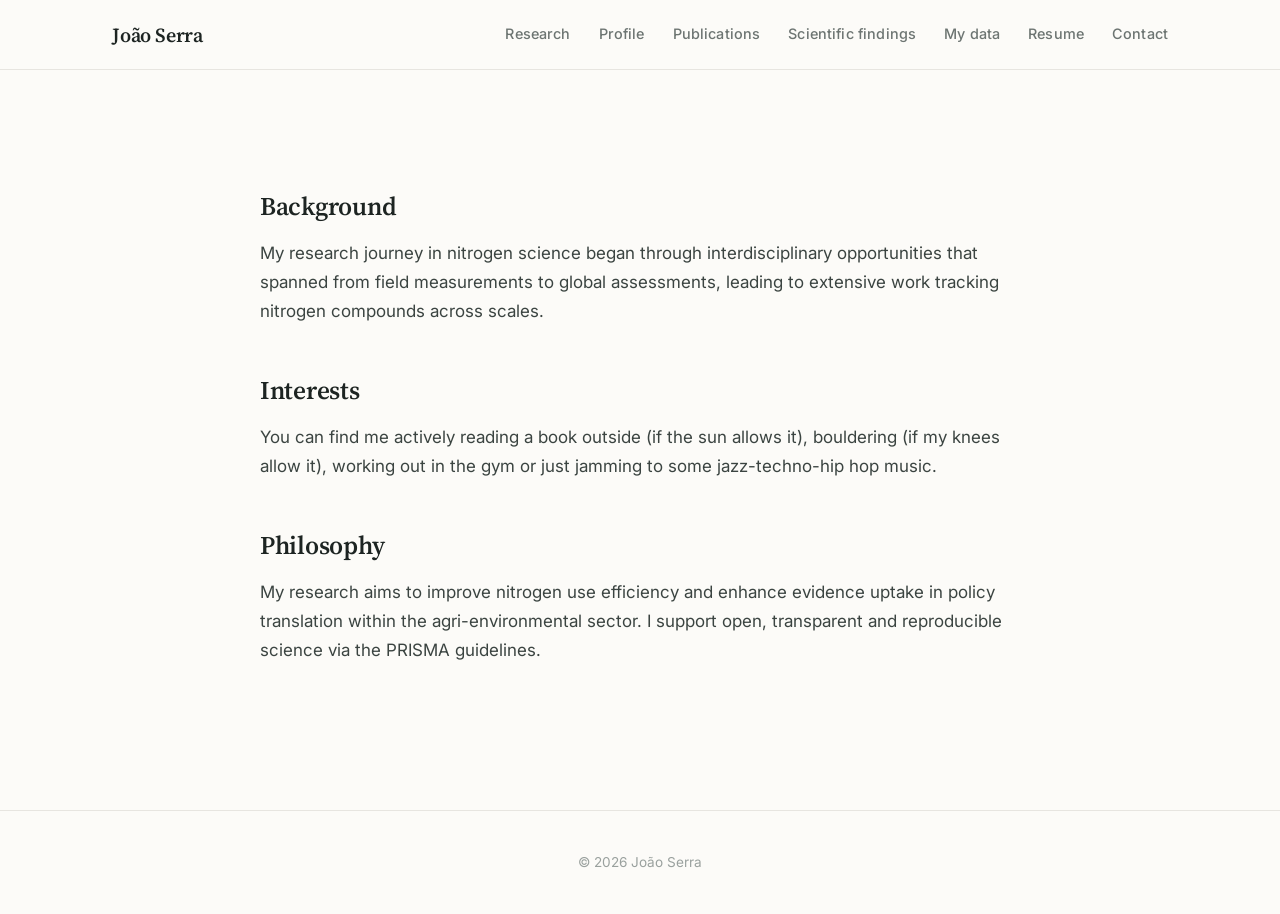
<file: about.html>
<!DOCTYPE html>
<html lang="en">
<head>
    <meta charset="UTF-8">
    <meta name="viewport" content="width=device-width, initial-scale=1.0">
    <meta name="description" content="About Me - João Serra">
    <title>About Me - João Serra</title>
    <link rel="stylesheet" href="styles.css">
    <link rel="stylesheet" href="https://cdnjs.cloudflare.com/ajax/libs/font-awesome/6.4.0/css/all.min.css">
    <link rel="preconnect" href="https://fonts.googleapis.com">
    <link rel="preconnect" href="https://fonts.gstatic.com" crossorigin>
    <link href="https://fonts.googleapis.com/css2?family=Inter:wght@400;500;600;700&family=Source+Serif+4:opsz,wght@8..60,400;8..60,600&display=swap" rel="stylesheet">
</head>
<body>
    <nav class="navbar">
        <div class="nav-container">
            <a href="index.html" class="nav-brand">João Serra</a>
            <div class="nav-links">
                <a href="research.html">Research</a>
                <a href="profile.html">Profile</a>
                <!-- <a href="about.html">About me</a> -->
                <a href="publications.html">Publications</a>
                <a href="findings.html">Scientific findings</a>
                <a href="https://figshare.com/authors/Jo_o_Serra/14259032" target="_blank" rel="noopener">My data</a>
                <a href="resume.pdf" target="_blank" rel="noopener">Resume</a>
                <a href="contact.html">Contact</a>
            </div>
        </div>
    </nav>

    <main class="main-content">
        <div class="content-section">
            <h2>Background</h2>
            <p>
                My research journey in nitrogen science began through interdisciplinary opportunities that spanned from field measurements to global assessments, leading to extensive work tracking nitrogen compounds across scales.
            </p>

            <h2>Interests</h2>
            <p>
                You can find me actively reading a book outside (if the sun allows it), bouldering (if my knees allow it), working out in the gym or just jamming to some jazz-techno-hip hop music.
            </p>

            <h2>Philosophy</h2>
            <p>
                My research aims to improve nitrogen use efficiency and enhance evidence uptake in policy translation within the agri-environmental sector.
                I support open, transparent and reproducible science via the PRISMA guidelines.  
            </p>
        </div>
    </main>

    <footer class="footer">
        <p>&copy; <span id="year">2026</span> João Serra</p>
    </footer>

    <script>
        document.getElementById('year').textContent = new Date().getFullYear();
    </script>
</body>
</html>
</file>
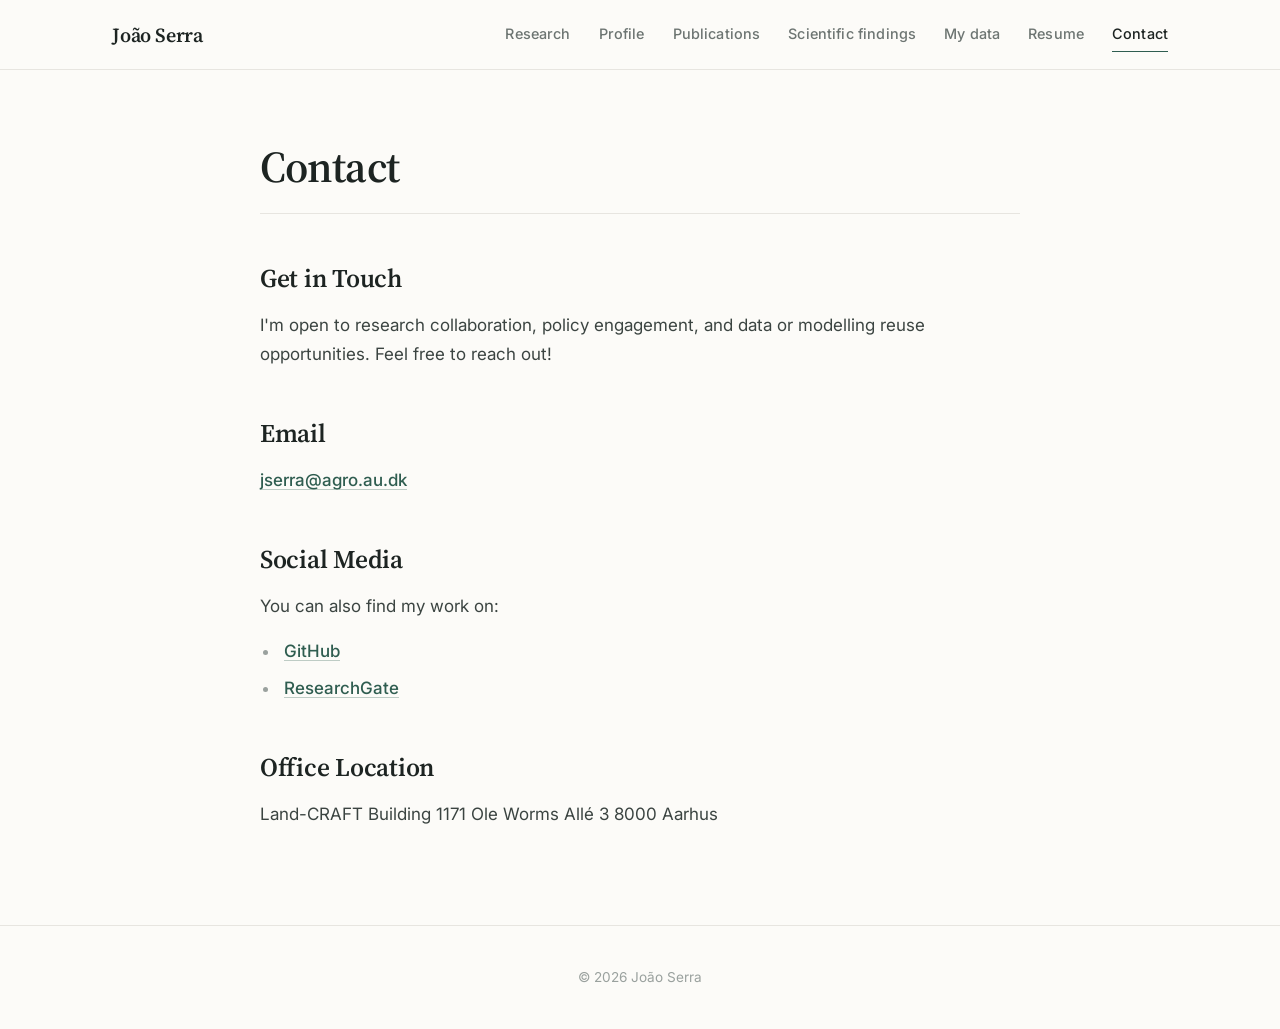
<file: contact.html>
<!DOCTYPE html>
<html lang="en">
<head>
    <meta charset="UTF-8">
    <meta name="viewport" content="width=device-width, initial-scale=1.0">
    <meta name="description" content="Contact - Your Name">
    <title>Contact - João Serra</title>
    <link rel="stylesheet" href="styles.css">
    <link rel="stylesheet" href="https://cdnjs.cloudflare.com/ajax/libs/font-awesome/6.4.0/css/all.min.css">
    <link rel="preconnect" href="https://fonts.googleapis.com">
    <link rel="preconnect" href="https://fonts.gstatic.com" crossorigin>
    <link href="https://fonts.googleapis.com/css2?family=Inter:wght@400;500;600;700&family=Source+Serif+4:opsz,wght@8..60,400;8..60,600&display=swap" rel="stylesheet">
</head>
<body>
    <nav class="navbar">
        <div class="nav-container">
            <a href="index.html" class="nav-brand">João Serra</a>
            <div class="nav-links">
                <a href="research.html">Research</a>
                <a href="profile.html">Profile</a>
                <!-- <a href="about.html">About me</a> -->
                <a href="publications.html">Publications</a>
                <a href="findings.html">Scientific findings</a>
                <a href="https://figshare.com/authors/Jo_o_Serra/14259032" target="_blank" rel="noopener">My data</a>
                <a href="resume.pdf" target="_blank" rel="noopener">Resume</a>
                <a href="contact.html" aria-current="page">Contact</a>
            </div>
        </div>
    </nav>

    <main class="main-content">
        <div class="content-section">
            <h1>Contact</h1>
            
            <div class="contact-info">
                <h2>Get in Touch</h2>
                <p>
                    I'm open to research collaboration, policy engagement, and data or modelling reuse opportunities. 
                    Feel free to reach out!
                </p>

                <h2>Email</h2>
                <p>
                    <a href="mailto:jserra@agro.au.dk">jserra@agro.au.dk</a>
                </p>

                <h2>Social Media</h2>
                <p>
                    You can also find my work on:
                </p>
                <ul>
                    <li><a href="https://github.com/jgserra18" target="_blank">GitHub</a></li>
                    <li><a href="https://www.researchgate.net/profile/Joao-Serra-7" target="_blank">ResearchGate</a></li>
                </ul>

                <h2>Office Location</h2>
                <p>
                    Land-CRAFT
                    Building 1171
                    Ole Worms Allé 3
                    8000 Aarhus
                </p>
            </div>
        </div>
    </main>

    <footer class="footer">
        <p>&copy; <span id="year">2026</span> João Serra</p>
    </footer>

    <script>
        document.getElementById('year').textContent = new Date().getFullYear();
    </script>
</body>
</html>
</file>
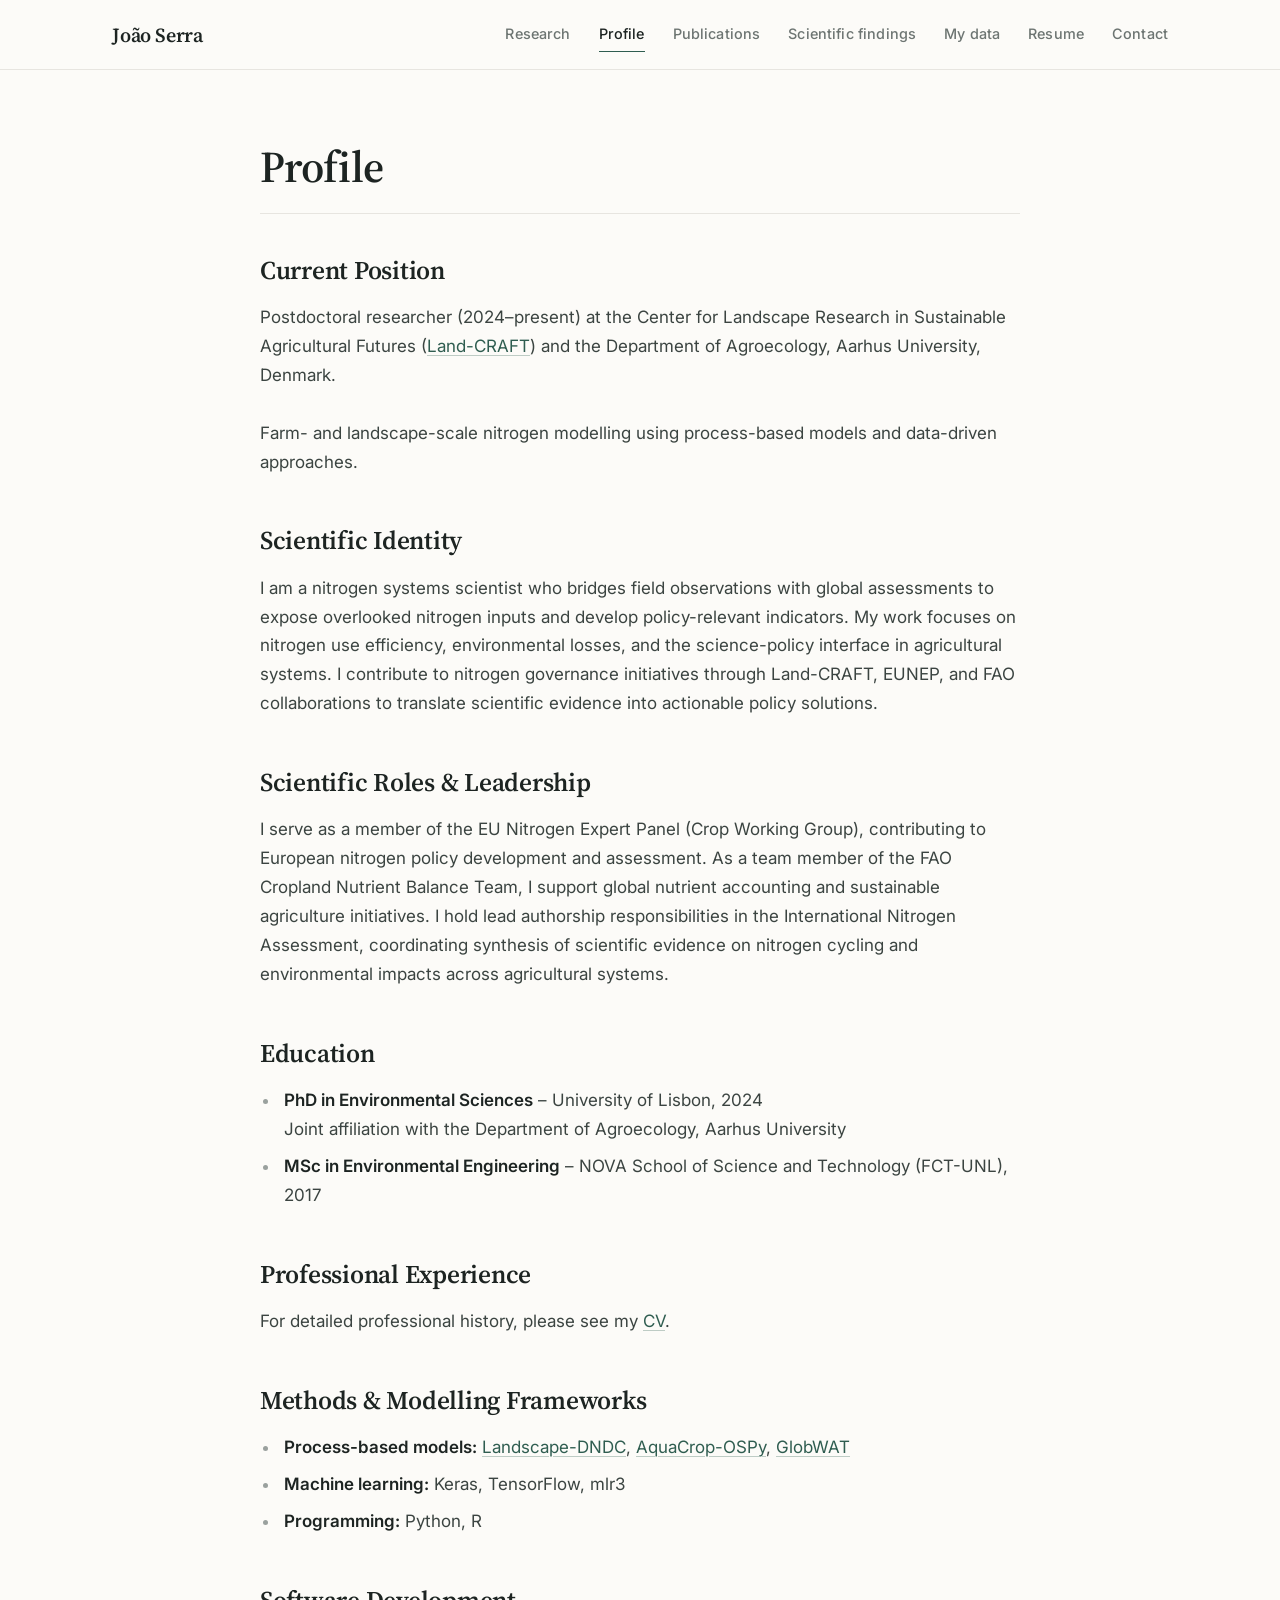
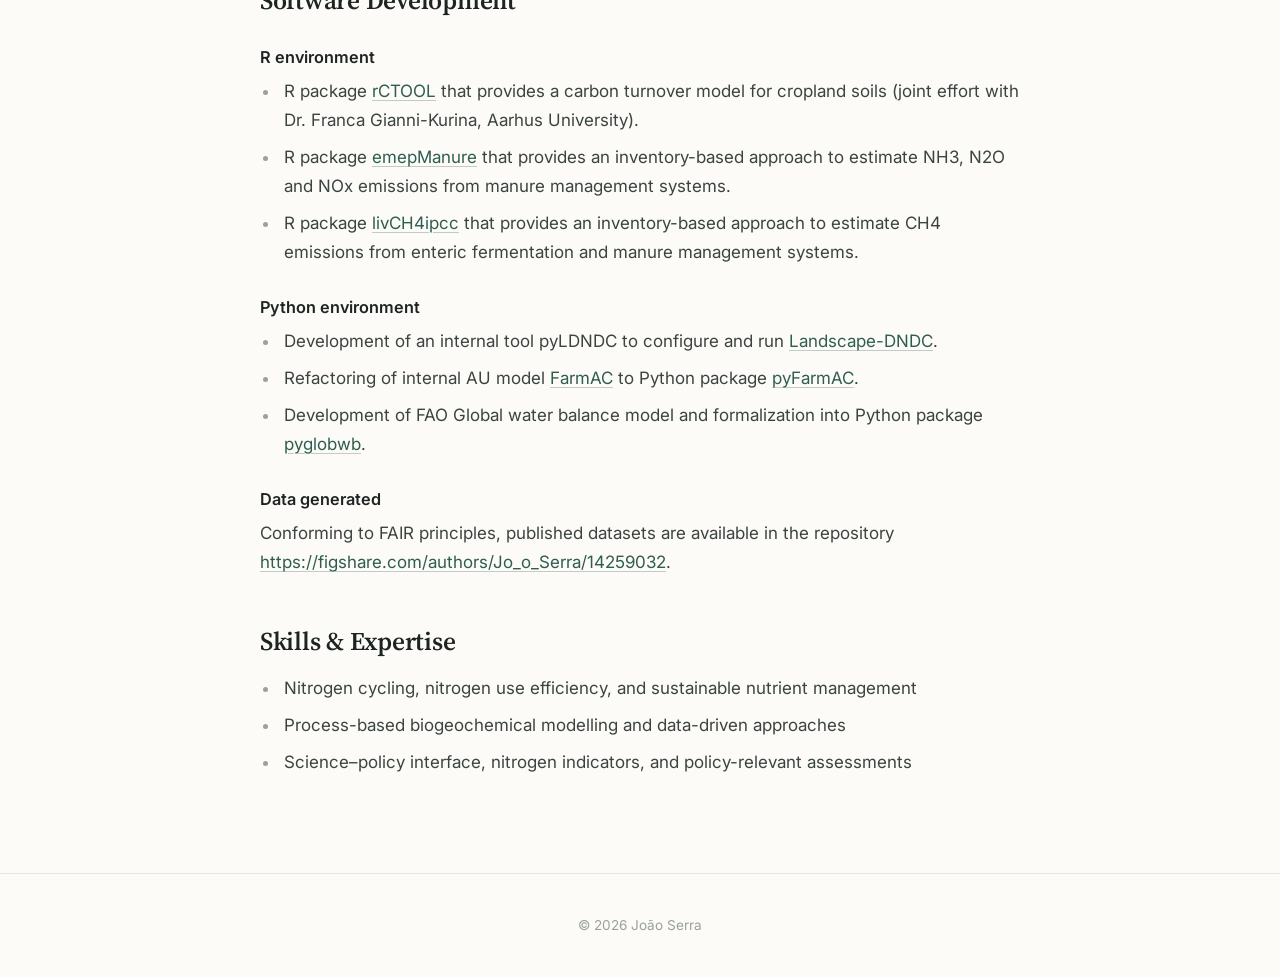
<file: profile.html>
<!DOCTYPE html>
<html lang="en">
<head>
    <meta charset="UTF-8">
    <meta name="viewport" content="width=device-width, initial-scale=1.0">
    <meta name="description" content="Profile - João Serra">
    <title>Profile - João Serra</title>
    <link rel="stylesheet" href="styles.css">
    <link rel="stylesheet" href="https://cdnjs.cloudflare.com/ajax/libs/font-awesome/6.4.0/css/all.min.css">
    <link rel="preconnect" href="https://fonts.googleapis.com">
    <link rel="preconnect" href="https://fonts.gstatic.com" crossorigin>
    <link href="https://fonts.googleapis.com/css2?family=Inter:wght@400;500;600;700&family=Source+Serif+4:opsz,wght@8..60,400;8..60,600&display=swap" rel="stylesheet">
</head>
<body>
    <nav class="navbar">
        <div class="nav-container">
            <a href="index.html" class="nav-brand">João Serra</a>
            <div class="nav-links">
                <a href="research.html">Research</a>
                <a href="profile.html" aria-current="page">Profile</a>
                <!-- <a href="about.html">About me</a> -->
                <a href="publications.html">Publications</a>
                <a href="findings.html">Scientific findings</a>
                <a href="https://figshare.com/authors/Jo_o_Serra/14259032" target="_blank" rel="noopener">My data</a>
                <a href="resume.pdf" target="_blank" rel="noopener">Resume</a>
                <a href="contact.html">Contact</a>
            </div>
        </div>
    </nav>

    <main class="main-content">
        <div class="content-section">
            <h1>Profile</h1>
            
            <h2>Current Position</h2>
            <p>
                Postdoctoral researcher (2024–present) at the Center for Landscape Research in Sustainable Agricultural Futures 
                (<a href="https://land-craft.dk/" target="_blank">Land-CRAFT</a>) and the Department of Agroecology, 
                Aarhus University, Denmark.
                <br><br>
                Farm- and landscape-scale nitrogen modelling using process-based models and data-driven approaches.
            </p>

            <h2>Scientific Identity</h2>
            <p>
                I am a nitrogen systems scientist who bridges field observations with global assessments to expose overlooked nitrogen inputs and develop policy-relevant indicators. My work focuses on nitrogen use efficiency, environmental losses, and the science-policy interface in agricultural systems. I contribute to nitrogen governance initiatives through Land-CRAFT, EUNEP, and FAO collaborations to translate scientific evidence into actionable policy solutions.
            </p>

            <h2>Scientific Roles & Leadership</h2>
            <p>
                I serve as a member of the EU Nitrogen Expert Panel (Crop Working Group), contributing to European nitrogen policy development and assessment. As a team member of the FAO Cropland Nutrient Balance Team, I support global nutrient accounting and sustainable agriculture initiatives. I hold lead authorship responsibilities in the International Nitrogen Assessment, coordinating synthesis of scientific evidence on nitrogen cycling and environmental impacts across agricultural systems.
            </p>

            <h2>Education</h2>
            <ul>
                <li>
                    <strong>PhD in Environmental Sciences</strong> – University of Lisbon, 2024  
                    <br>
                    Joint affiliation with the Department of Agroecology, Aarhus University
                </li>
                <li>
                    <strong>MSc in Environmental Engineering</strong> – NOVA School of Science and Technology (FCT-UNL), 2017
                </li>
            </ul>

            <h2>Professional Experience</h2>
            <p>For detailed professional history, please see my <a href="resume.pdf" target="_blank">CV</a>.</p>

            <h2>Methods & Modelling Frameworks</h2>
            <ul>
                <li><strong>Process-based models:</strong> <a href="https://ldndc.imk-ifu.kit.edu/" target="_blank">Landscape-DNDC</a>, <a href="https://github.com/aquacropos/aquacrop" target="_blank">AquaCrop-OSPy</a>, <a href="https://hess.copernicus.org/articles/19/3829/2015/" target="_blank">GlobWAT</a></li>
                <li><strong>Machine learning:</strong> Keras, TensorFlow, mlr3</li>
                <li><strong>Programming:</strong> Python, R</li>
            </ul>

            <h2>Software Development</h2>

            <h3>R environment</h3>
            <ul>
                <li>R package <a href="https://github.com/francagiannini/rCTOOL" target="_blank">rCTOOL</a> that provides a carbon turnover model for cropland soils (joint effort with Dr. Franca Gianni-Kurina, Aarhus University).</li>
                <li>R package <a href="https://github.com/jgserra18/emepManure" target="_blank">emepManure</a> that provides an inventory-based approach to estimate NH3, N2O and NOx emissions from manure management systems.</li>
                <li>R package <a href="https://github.com/jgserra18/livCH4ipcc" target="_blank">livCH4ipcc</a> that provides an inventory-based approach to estimate CH4 emissions from enteric fermentation and manure management systems.</li>
            </ul>

            <h3>Python environment</h3>
            <ul>
                <li>Development of an internal tool pyLDNDC to configure and run <a href="https://ldndc.imk-ifu.kit.edu/" target="_blank">Landscape-DNDC</a>.</li>
                <li>Refactoring of internal AU model <a href="https://farmac.dk/" target="_blank">FarmAC</a> to Python package <a href="https://github.com/jgserra18/pyFarmAC" target="_blank">pyFarmAC</a>.</li>
                <li>Development of FAO Global water balance model and formalization into Python package <a href="https://github.com/jgserra18/pyglobwb" target="_blank">pyglobwb</a>.</li>
            </ul>

            <h3>Data generated</h3>
            <p>Conforming to FAIR principles, published datasets are available in the repository <a href="https://figshare.com/authors/Jo_o_Serra/14259032" target="_blank">https://figshare.com/authors/Jo_o_Serra/14259032</a>.</p>

            <h2>Skills & Expertise</h2>
            <ul>
                <li>Nitrogen cycling, nitrogen use efficiency, and sustainable nutrient management</li>
                <li>Process-based biogeochemical modelling and data-driven approaches</li>
                <li>Science–policy interface, nitrogen indicators, and policy-relevant assessments</li>
            </ul>
        </div>
    </main>

    <footer class="footer">
        <p>&copy; <span id="year">2026</span> João Serra</p>
    </footer>

    <script>
        document.getElementById('year').textContent = new Date().getFullYear();
    </script>
</body>
</html>
</file>
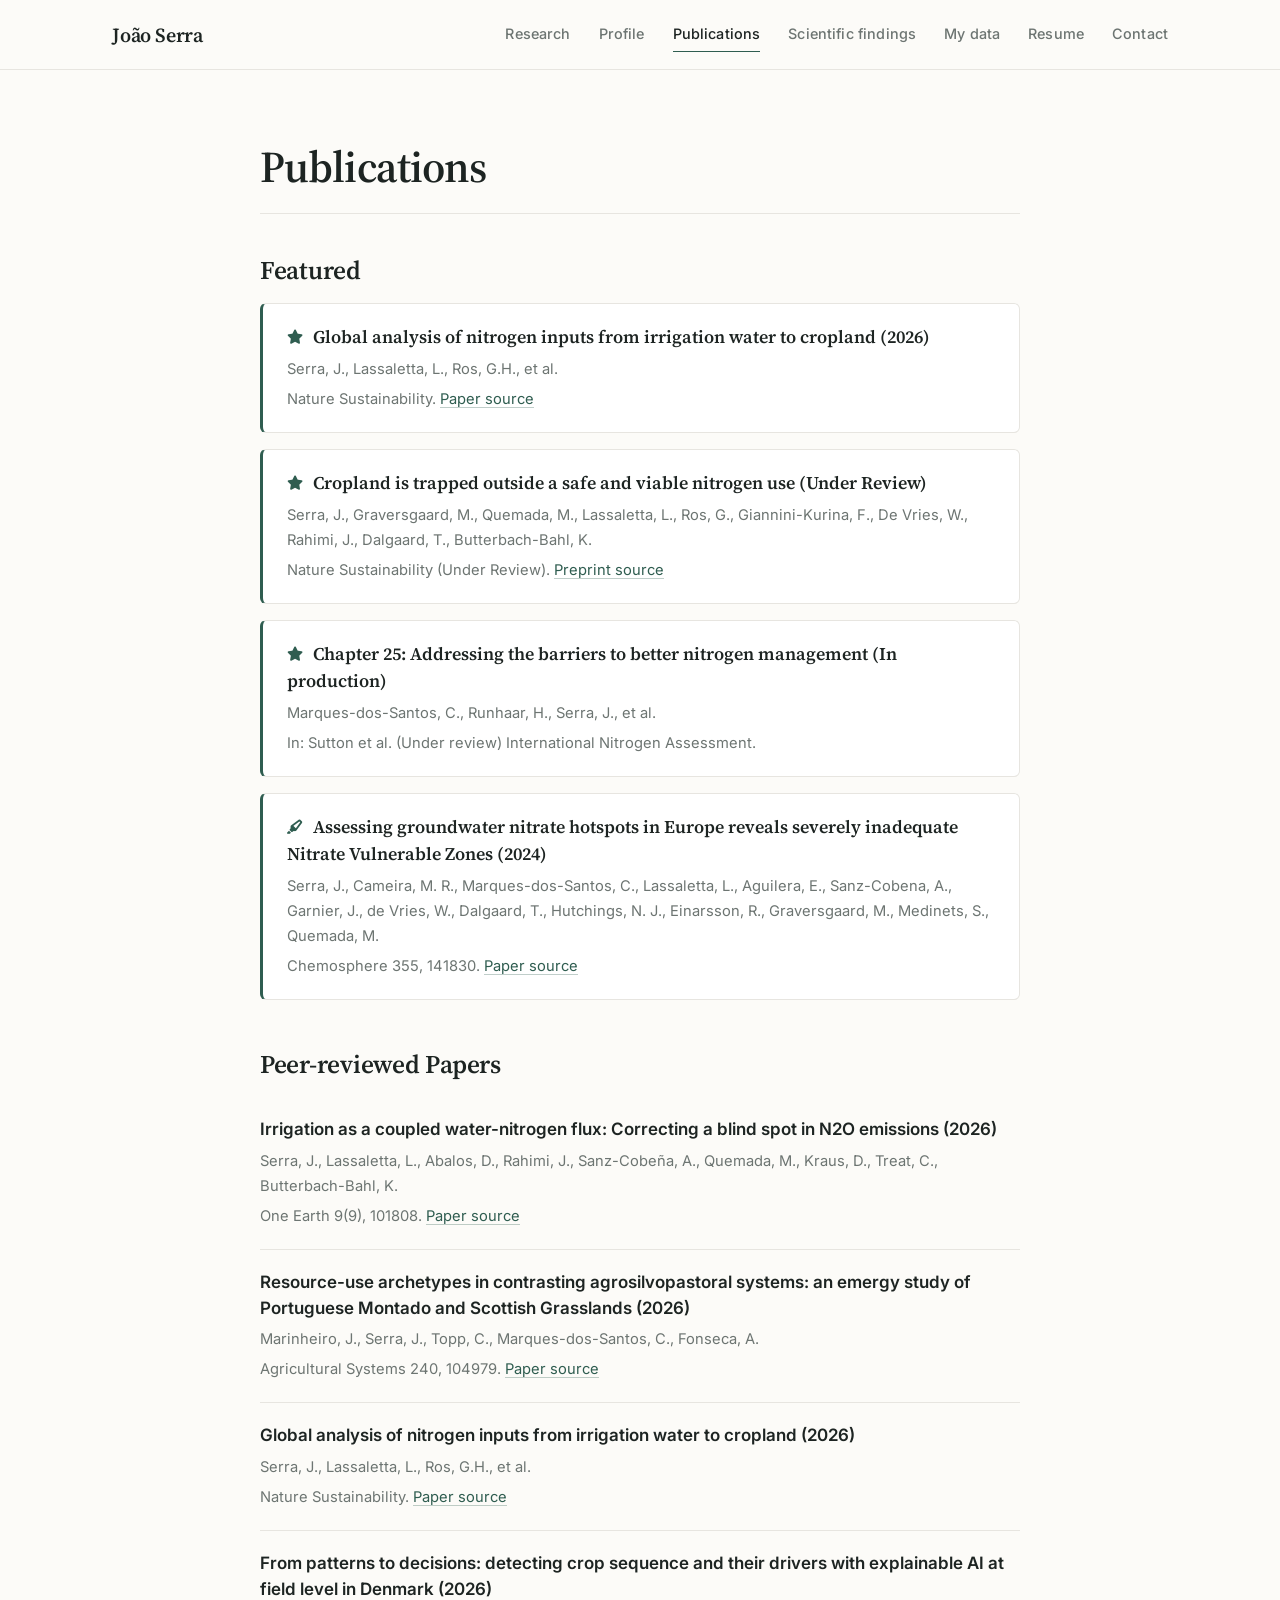
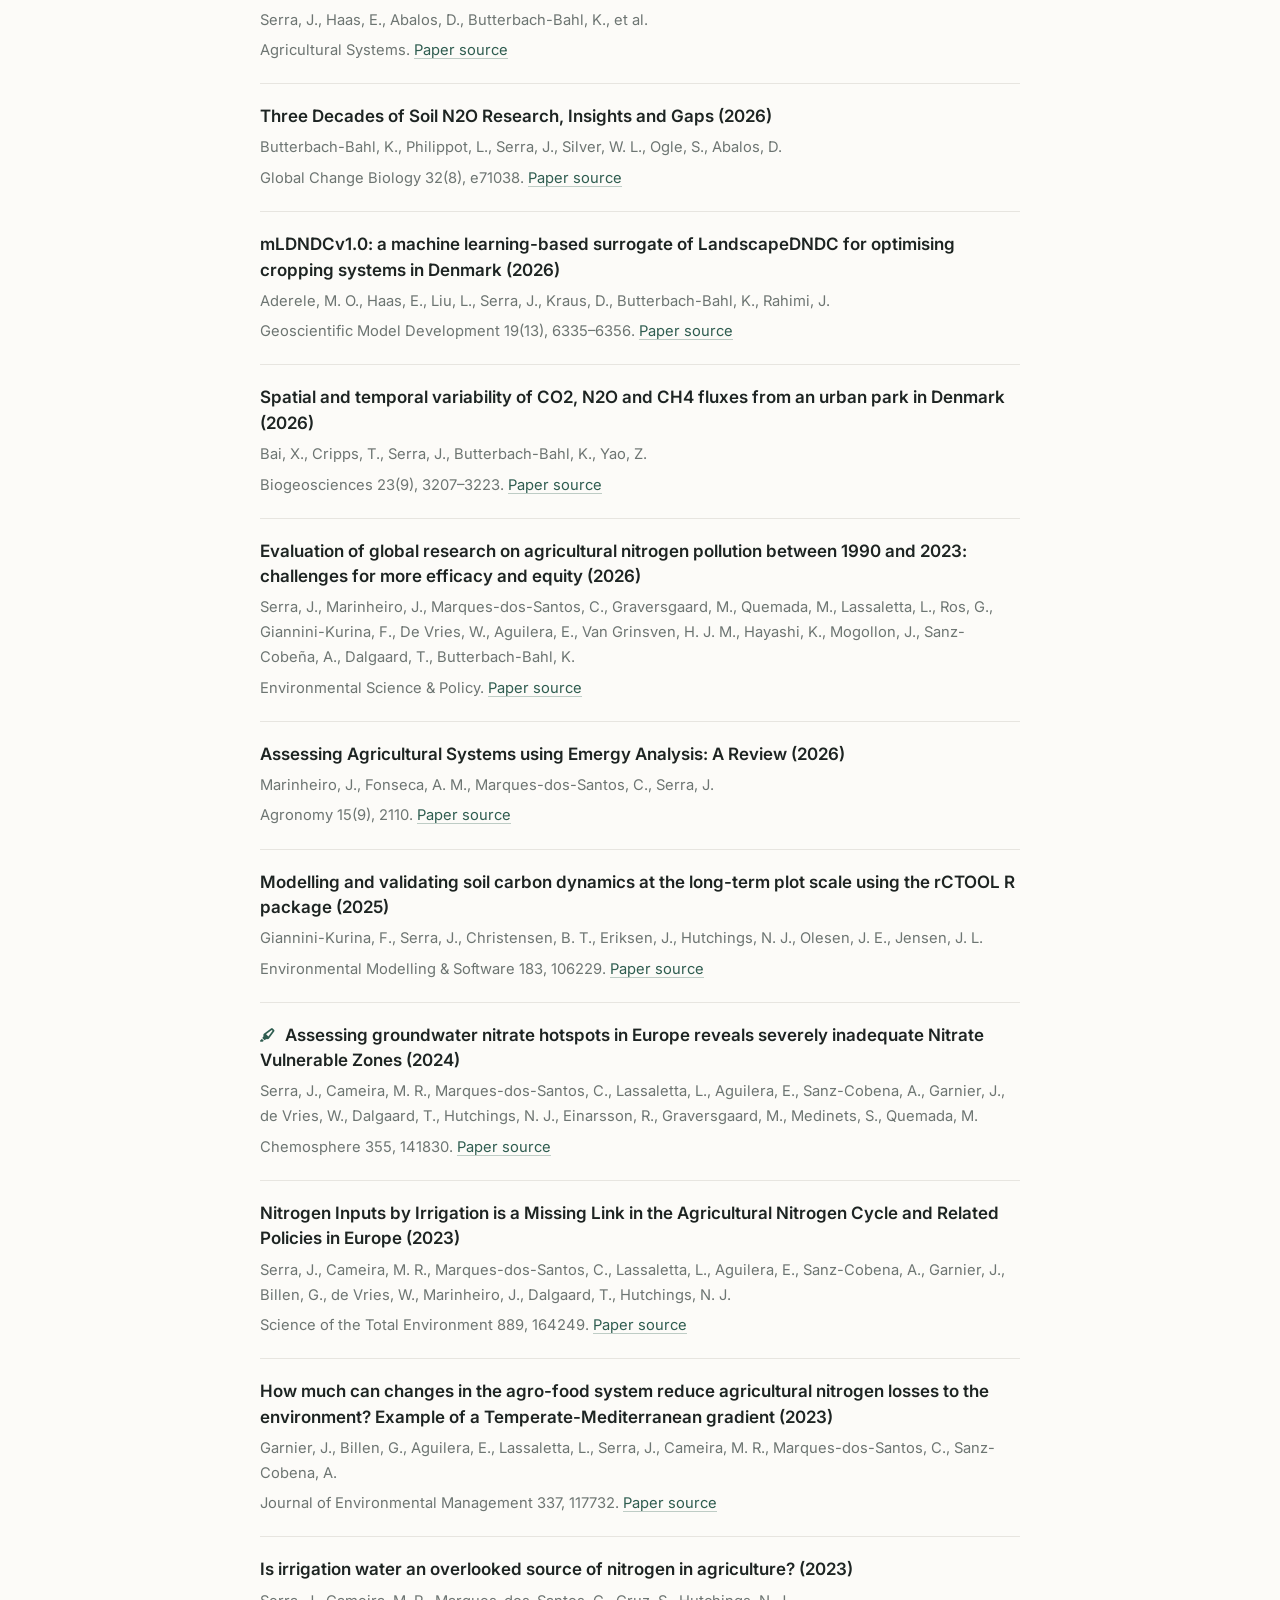
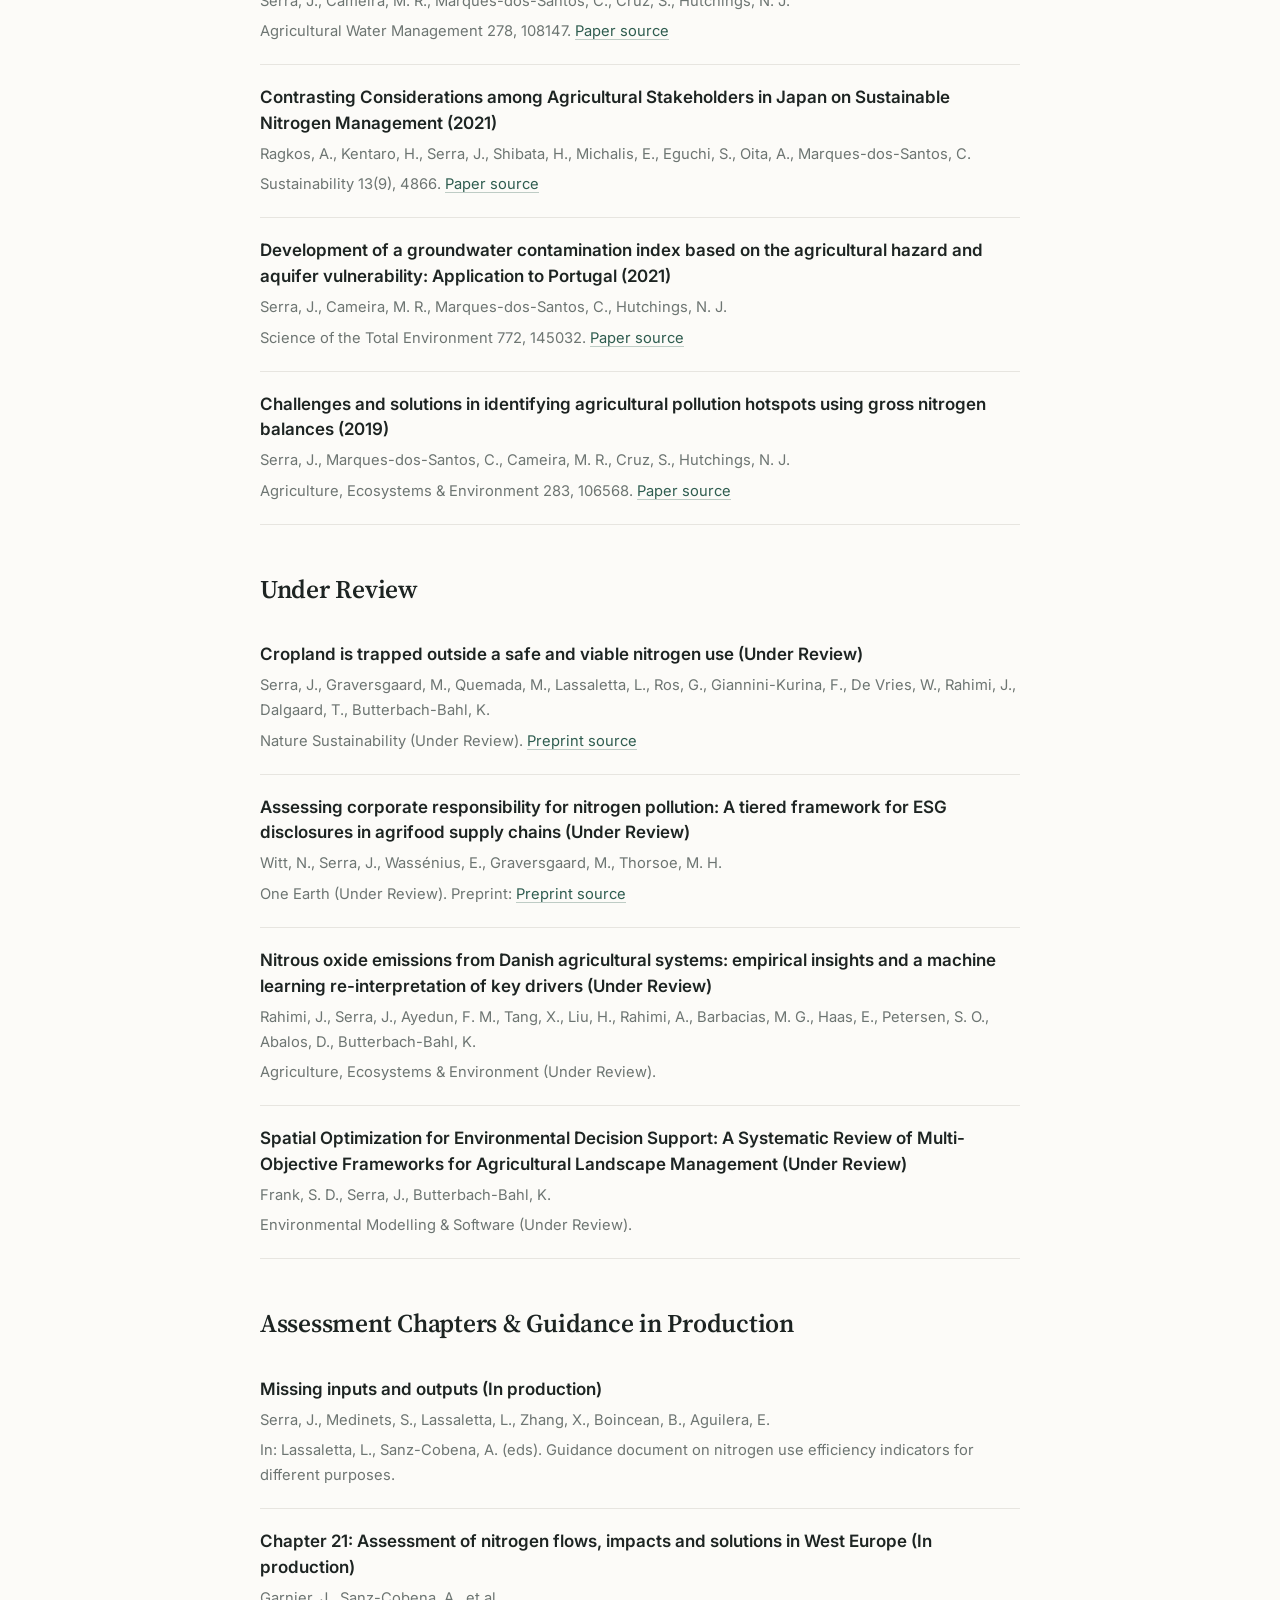
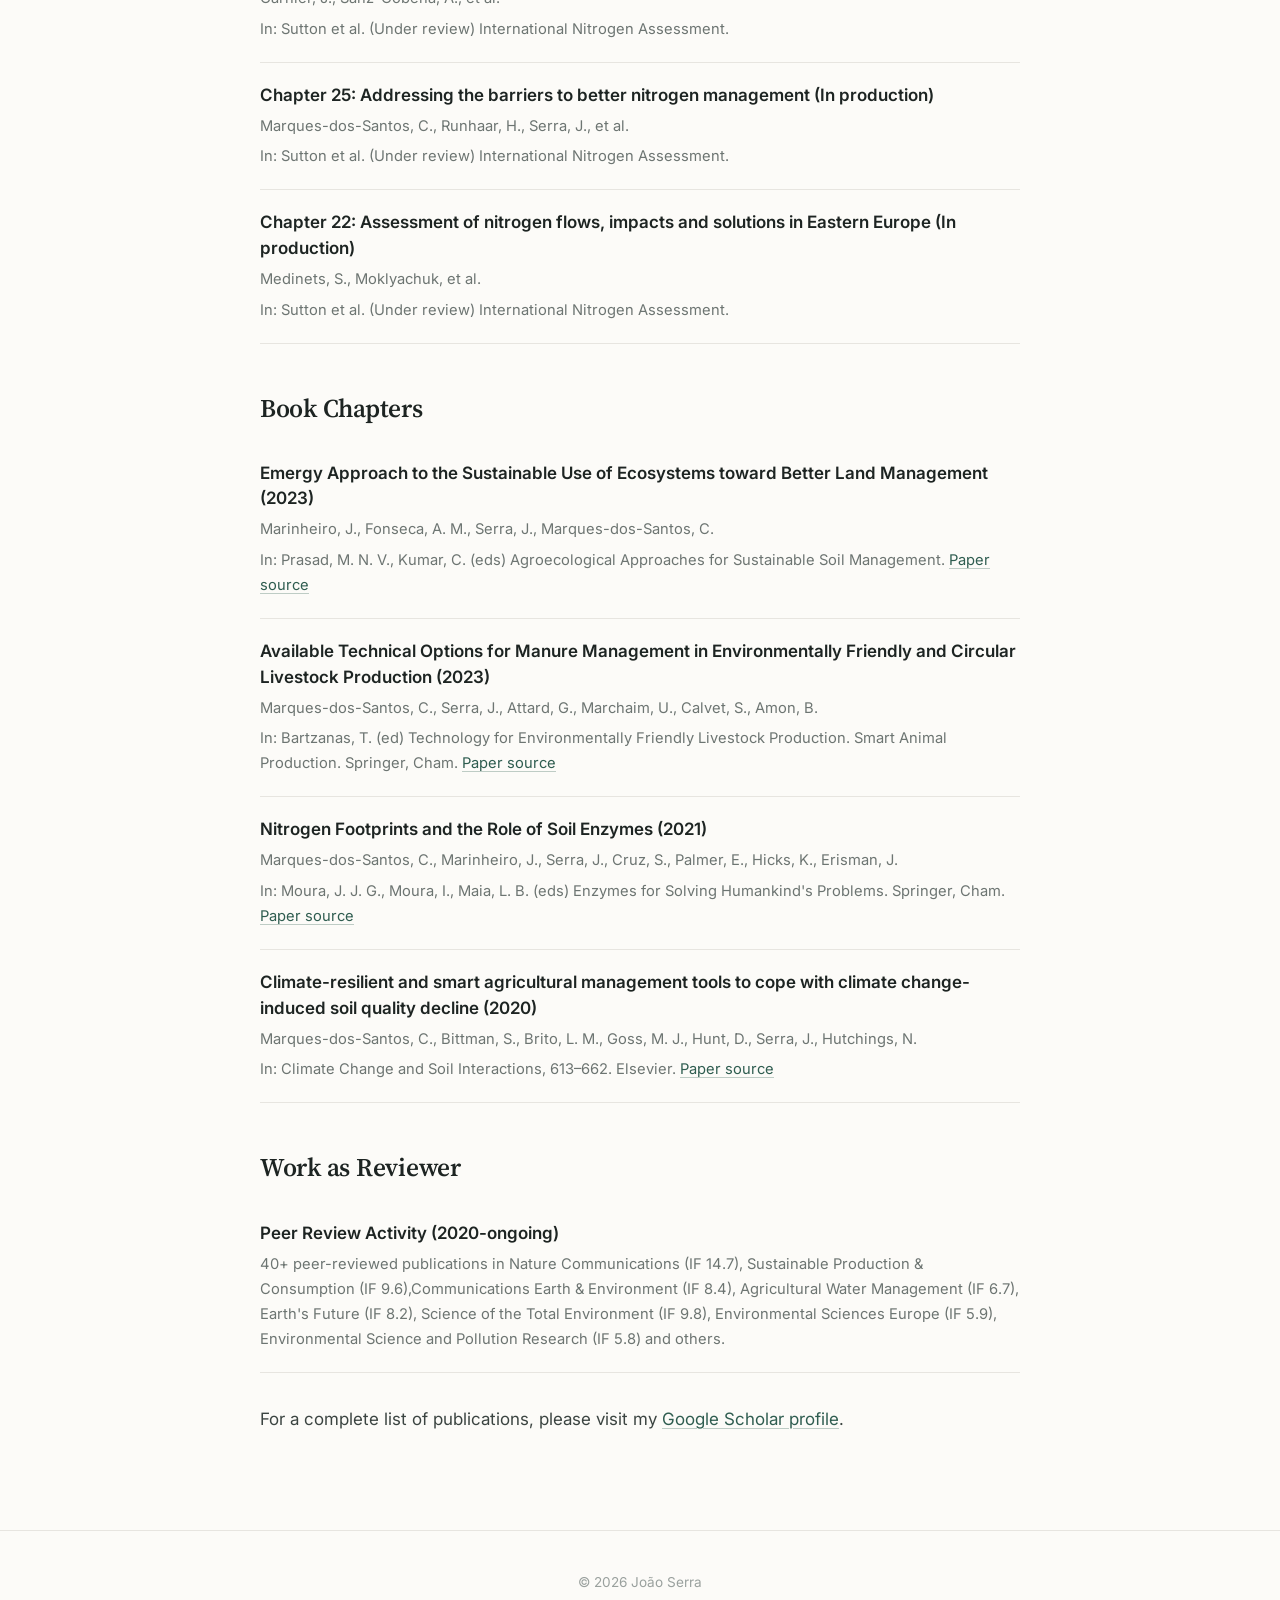
<file: publications.html>
<!DOCTYPE html>
<html lang="en">
<head>
    <meta charset="UTF-8">
    <meta name="viewport" content="width=device-width, initial-scale=1.0">
    <meta name="description" content="Publications - João Serra">
    <title>Publications - João Serra</title>
    <link rel="stylesheet" href="styles.css">
    <link rel="stylesheet" href="https://cdnjs.cloudflare.com/ajax/libs/font-awesome/6.4.0/css/all.min.css">
    <link rel="preconnect" href="https://fonts.googleapis.com">
    <link rel="preconnect" href="https://fonts.gstatic.com" crossorigin>
    <link href="https://fonts.googleapis.com/css2?family=Inter:wght@400;500;600;700&family=Source+Serif+4:opsz,wght@8..60,400;8..60,600&display=swap" rel="stylesheet">
</head>
<body>
    <nav class="navbar">
        <div class="nav-container">
            <a href="index.html" class="nav-brand">João Serra</a>
            <div class="nav-links">
                <a href="research.html">Research</a>
                <a href="profile.html">Profile</a>
                <!-- <a href="about.html">About me</a> -->
                <a href="publications.html" aria-current="page">Publications</a>
                <a href="findings.html">Scientific findings</a>
                <a href="https://figshare.com/authors/Jo_o_Serra/14259032" target="_blank" rel="noopener">My data</a>
                <a href="resume.pdf" target="_blank" rel="noopener">Resume</a>
                <a href="contact.html">Contact</a>
            </div>
        </div>
    </nav>

    <main class="main-content">
        <div class="content-section">
            <h1>Publications</h1>
            
            <h2>Featured</h2>

            <div class="publication-item featured">
                <div class="publication-title">
                    <i class="fas fa-star"></i> Global analysis of nitrogen inputs from irrigation water to cropland (2026)
                </div>
                <div class="publication-authors">
                    Serra, J., Lassaletta, L., Ros, G.H., et al.
                </div>
                <div class="publication-venue">
                    Nature Sustainability. <a href="https://doi.org/10.1038/s41893-026-01930-8" target="_blank" rel="noopener">Paper source</a>
                </div>
            </div>

            <div class="publication-item featured">
                <div class="publication-title">
                    <i class="fas fa-star"></i> Cropland is trapped outside a safe and viable nitrogen use (Under Review)
                </div>
                <div class="publication-authors">
                    Serra, J., Graversgaard, M., Quemada, M., Lassaletta, L., Ros, G., Giannini-Kurina, F., De Vries, W., Rahimi, J., Dalgaard, T., Butterbach-Bahl, K.
                </div>
                <div class="publication-venue">
                    Nature Sustainability (Under Review). <a href="https://www.researchsquare.com/article/rs-8249505/v1" target="_blank" rel="noopener">Preprint source</a>
                </div>
            </div>

            <div class="publication-item featured">
                <div class="publication-title">
                    <i class="fas fa-star"></i> Chapter 25: Addressing the barriers to better nitrogen management (In production)
                </div>
                <div class="publication-authors">
                    Marques-dos-Santos, C., Runhaar, H., Serra, J., et al.
                </div>
                <div class="publication-venue">
                    In: Sutton et al. (Under review) International Nitrogen Assessment.
                </div>
            </div>

            <div class="publication-item featured">
                <div class="publication-title">
                    <i class="fas fa-highlighter"></i> Assessing groundwater nitrate hotspots in Europe reveals severely inadequate Nitrate Vulnerable Zones (2024)
                </div>
                <div class="publication-authors">
                    Serra, J., Cameira, M. R., Marques-dos-Santos, C., Lassaletta, L., Aguilera, E., Sanz-Cobena, A., Garnier, J., de Vries, W., Dalgaard, T., Hutchings, N. J., Einarsson, R., Graversgaard, M., Medinets, S., Quemada, M.
                </div>
                <div class="publication-venue">
                    Chemosphere 355, 141830. <a href="https://doi.org/10.1016/j.chemosphere.2024.141830" target="_blank" rel="noopener">Paper source</a>
                </div>
            </div>

            <h2>Peer-reviewed Papers</h2>

            <div class="publication-item">
                <div class="publication-title">
                    Irrigation as a coupled water-nitrogen flux: Correcting a blind spot in N2O emissions (2026)
                </div>
                <div class="publication-authors">
                    Serra, J., Lassaletta, L., Abalos, D., Rahimi, J., Sanz-Cobeña, A., Quemada, M., Kraus, D., Treat, C., Butterbach-Bahl, K.
                </div>
                <div class="publication-venue">
                    One Earth 9(9), 101808. <a href="https://doi.org/10.1016/j.oneear.2026.101808" target="_blank" rel="noopener">Paper source</a>
                </div>
            </div>

            <div class="publication-item">
                <div class="publication-title">
                    Resource-use archetypes in contrasting agrosilvopastoral systems: an emergy study of Portuguese Montado and Scottish Grasslands (2026)
                </div>
                <div class="publication-authors">
                    Marinheiro, J., Serra, J., Topp, C., Marques-dos-Santos, C., Fonseca, A.
                </div>
                <div class="publication-venue">
                    Agricultural Systems 240, 104979. <a href="https://doi.org/10.1016/j.agsy.2026.104979" target="_blank" rel="noopener">Paper source</a>
                </div>
            </div>

            <div class="publication-item">
                <div class="publication-title">
                    Global analysis of nitrogen inputs from irrigation water to cropland (2026)
                </div>
                <div class="publication-authors">
                    Serra, J., Lassaletta, L., Ros, G.H., et al.
                </div>
                <div class="publication-venue">
                    Nature Sustainability. <a href="https://doi.org/10.1038/s41893-026-01930-8" target="_blank" rel="noopener">Paper source</a>
                </div>
            </div>

            <div class="publication-item">
                <div class="publication-title">
                    From patterns to decisions: detecting crop sequence and their drivers with explainable AI at field level in Denmark (2026)
                </div>
                <div class="publication-authors">
                    Serra, J., Haas, E., Abalos, D., Butterbach-Bahl, K., et al.
                </div>
                <div class="publication-venue">
                    Agricultural Systems. <a href="https://doi.org/10.1016/j.agsy.2026.104982" target="_blank" rel="noopener">Paper source</a>
                </div>
            </div>

            <div class="publication-item">
                <div class="publication-title">
                    Three Decades of Soil N2O Research, Insights and Gaps (2026)
                </div>
                <div class="publication-authors">
                    Butterbach-Bahl, K., Philippot, L., Serra, J., Silver, W. L., Ogle, S., Abalos, D.
                </div>
                <div class="publication-venue">
                    Global Change Biology 32(8), e71038. <a href="https://doi.org/10.1111/gcb.71038" target="_blank" rel="noopener">Paper source</a>
                </div>
            </div>

            <div class="publication-item">
                <div class="publication-title">
                    mLDNDCv1.0: a machine learning-based surrogate of LandscapeDNDC for optimising cropping systems in Denmark (2026)
                </div>
                <div class="publication-authors">
                    Aderele, M. O., Haas, E., Liu, L., Serra, J., Kraus, D., Butterbach-Bahl, K., Rahimi, J.
                </div>
                <div class="publication-venue">
                    Geoscientific Model Development 19(13), 6335–6356. <a href="https://doi.org/10.5194/gmd-19-6335-2026" target="_blank" rel="noopener">Paper source</a>
                </div>
            </div>

            <div class="publication-item">
                <div class="publication-title">
                    Spatial and temporal variability of CO2, N2O and CH4 fluxes from an urban park in Denmark (2026)
                </div>
                <div class="publication-authors">
                    Bai, X., Cripps, T., Serra, J., Butterbach-Bahl, K., Yao, Z.
                </div>
                <div class="publication-venue">
                    Biogeosciences 23(9), 3207–3223. <a href="https://doi.org/10.5194/bg-23-3207-2026" target="_blank" rel="noopener">Paper source</a>
                </div>
            </div>

            <div class="publication-item">
                <div class="publication-title">
                    Evaluation of global research on agricultural nitrogen pollution between 1990 and 2023: challenges for more efficacy and equity (2026)
                </div>
                <div class="publication-authors">
                    Serra, J., Marinheiro, J., Marques-dos-Santos, C., Graversgaard, M., Quemada, M., Lassaletta, L., Ros, G., Giannini-Kurina, F., De Vries, W., Aguilera, E., Van Grinsven, H. J. M., Hayashi, K., Mogollon, J., Sanz-Cobeña, A., Dalgaard, T., Butterbach-Bahl, K.
                </div>
                <div class="publication-venue">
                    Environmental Science &amp; Policy. <a href="https://doi.org/10.1016/j.envsci.2026.104312" target="_blank" rel="noopener">Paper source</a>
                </div>
            </div>

            <div class="publication-item">
                <div class="publication-title">
                    Assessing Agricultural Systems using Emergy Analysis: A Review (2026)
                </div>
                <div class="publication-authors">
                    Marinheiro, J., Fonseca, A. M., Marques-dos-Santos, C., Serra, J.
                </div>
                <div class="publication-venue">
                    Agronomy 15(9), 2110. <a href="https://doi.org/10.3390/agronomy15092110" target="_blank" rel="noopener">Paper source</a>
                </div>
            </div>

            <div class="publication-item">
                <div class="publication-title">
                    Modelling and validating soil carbon dynamics at the long-term plot scale using the rCTOOL R package (2025)
                </div>
                <div class="publication-authors">
                    Giannini-Kurina, F., Serra, J., Christensen, B. T., Eriksen, J., Hutchings, N. J., Olesen, J. E., Jensen, J. L.
                </div>
                <div class="publication-venue">
                    Environmental Modelling &amp; Software 183, 106229. <a href="https://doi.org/10.1016/j.envsoft.2024.106229" target="_blank" rel="noopener">Paper source</a>
                </div>
            </div>

            <div class="publication-item">
                <div class="publication-title">
                    <i class="fas fa-highlighter"></i> Assessing groundwater nitrate hotspots in Europe reveals severely inadequate Nitrate Vulnerable Zones (2024)
                </div>
                <div class="publication-authors">
                    Serra, J., Cameira, M. R., Marques-dos-Santos, C., Lassaletta, L., Aguilera, E., Sanz-Cobena, A., Garnier, J., de Vries, W., Dalgaard, T., Hutchings, N. J., Einarsson, R., Graversgaard, M., Medinets, S., Quemada, M.
                </div>
                <div class="publication-venue">
                    Chemosphere 355, 141830. <a href="https://doi.org/10.1016/j.chemosphere.2024.141830" target="_blank" rel="noopener">Paper source</a>
                </div>
            </div>

            <div class="publication-item">
                <div class="publication-title">
                    Nitrogen Inputs by Irrigation is a Missing Link in the Agricultural Nitrogen Cycle and Related Policies in Europe (2023)
                </div>
                <div class="publication-authors">
                    Serra, J., Cameira, M. R., Marques-dos-Santos, C., Lassaletta, L., Aguilera, E., Sanz-Cobena, A., Garnier, J., Billen, G., de Vries, W., Marinheiro, J., Dalgaard, T., Hutchings, N. J.
                </div>
                <div class="publication-venue">
                    Science of the Total Environment 889, 164249. <a href="https://doi.org/10.1016/j.scitotenv.2023.164249" target="_blank" rel="noopener">Paper source</a>
                </div>
            </div>

            <div class="publication-item">
                <div class="publication-title">
                    How much can changes in the agro-food system reduce agricultural nitrogen losses to the environment? Example of a Temperate-Mediterranean gradient (2023)
                </div>
                <div class="publication-authors">
                    Garnier, J., Billen, G., Aguilera, E., Lassaletta, L., Serra, J., Cameira, M. R., Marques-dos-Santos, C., Sanz-Cobena, A.
                </div>
                <div class="publication-venue">
                    Journal of Environmental Management 337, 117732. <a href="https://doi.org/10.1016/j.jenvman.2023.117732" target="_blank" rel="noopener">Paper source</a>
                </div>
            </div>

            <div class="publication-item">
                <div class="publication-title">
                    Is irrigation water an overlooked source of nitrogen in agriculture? (2023)
                </div>
                <div class="publication-authors">
                    Serra, J., Cameira, M. R., Marques-dos-Santos, C., Cruz, S., Hutchings, N. J.
                </div>
                <div class="publication-venue">
                    Agricultural Water Management 278, 108147. <a href="https://doi.org/10.1016/j.agwat.2023.108147" target="_blank" rel="noopener">Paper source</a>
                </div>
            </div>

            <div class="publication-item">
                <div class="publication-title">
                    Contrasting Considerations among Agricultural Stakeholders in Japan on Sustainable Nitrogen Management (2021)
                </div>
                <div class="publication-authors">
                    Ragkos, A., Kentaro, H., Serra, J., Shibata, H., Michalis, E., Eguchi, S., Oita, A., Marques-dos-Santos, C.
                </div>
                <div class="publication-venue">
                    Sustainability 13(9), 4866. <a href="https://doi.org/10.3390/su13094866" target="_blank" rel="noopener">Paper source</a>
                </div>
            </div>

            <div class="publication-item">
                <div class="publication-title">
                    Development of a groundwater contamination index based on the agricultural hazard and aquifer vulnerability: Application to Portugal (2021)
                </div>
                <div class="publication-authors">
                    Serra, J., Cameira, M. R., Marques-dos-Santos, C., Hutchings, N. J.
                </div>
                <div class="publication-venue">
                    Science of the Total Environment 772, 145032. <a href="https://doi.org/10.1016/j.scitotenv.2021.145032" target="_blank" rel="noopener">Paper source</a>
                </div>
            </div>

            <div class="publication-item">
                <div class="publication-title">
                    Challenges and solutions in identifying agricultural pollution hotspots using gross nitrogen balances (2019)
                </div>
                <div class="publication-authors">
                    Serra, J., Marques-dos-Santos, C., Cameira, M. R., Cruz, S., Hutchings, N. J.
                </div>
                <div class="publication-venue">
                    Agriculture, Ecosystems &amp; Environment 283, 106568. <a href="https://doi.org/10.1016/j.agee.2019.106568" target="_blank" rel="noopener">Paper source</a>
                </div>
            </div>

            <h2>Under Review</h2>

            <div class="publication-item">
                <div class="publication-title">
                    Cropland is trapped outside a safe and viable nitrogen use (Under Review)
                </div>
                <div class="publication-authors">
                    Serra, J., Graversgaard, M., Quemada, M., Lassaletta, L., Ros, G., Giannini-Kurina, F., De Vries, W., Rahimi, J., Dalgaard, T., Butterbach-Bahl, K.
                </div>
                <div class="publication-venue">
                    Nature Sustainability (Under Review). <a href="https://www.researchsquare.com/article/rs-8249505/v1" target="_blank" rel="noopener">Preprint source</a>
                </div>
            </div>

            <div class="publication-item">
                <div class="publication-title">
                    Assessing corporate responsibility for nitrogen pollution: A tiered framework for ESG disclosures in agrifood supply chains (Under Review)
                </div>
                <div class="publication-authors">
                    Witt, N., Serra, J., Wassénius, E., Graversgaard, M., Thorsoe, M. H.
                </div>
                <div class="publication-venue">
                    One Earth (Under Review). Preprint: <a href="https://doi.org/10.2139/ssrn.6634000" target="_blank" rel="noopener">Preprint source</a>
                </div>
            </div>

            <div class="publication-item">
                <div class="publication-title">
                    Nitrous oxide emissions from Danish agricultural systems: empirical insights and a machine learning re-interpretation of key drivers (Under Review)
                </div>
                <div class="publication-authors">
                    Rahimi, J., Serra, J., Ayedun, F. M., Tang, X., Liu, H., Rahimi, A., Barbacias, M. G., Haas, E., Petersen, S. O., Abalos, D., Butterbach-Bahl, K.
                </div>
                <div class="publication-venue">
                    Agriculture, Ecosystems &amp; Environment (Under Review).
                </div>
            </div>

            <div class="publication-item">
                <div class="publication-title">
                    Spatial Optimization for Environmental Decision Support: A Systematic Review of Multi-Objective Frameworks for Agricultural Landscape Management (Under Review)
                </div>
                <div class="publication-authors">
                    Frank, S. D., Serra, J., Butterbach-Bahl, K.
                </div>
                <div class="publication-venue">
                    Environmental Modelling &amp; Software (Under Review).
                </div>
            </div>

            <h2>Assessment Chapters &amp; Guidance in Production</h2>

            <div class="publication-item">
                <div class="publication-title">
                    Missing inputs and outputs (In production)
                </div>
                <div class="publication-authors">
                    Serra, J., Medinets, S., Lassaletta, L., Zhang, X., Boincean, B., Aguilera, E.
                </div>
                <div class="publication-venue">
                    In: Lassaletta, L., Sanz-Cobena, A. (eds). Guidance document on nitrogen use efficiency indicators for different purposes.
                </div>
            </div>

            <div class="publication-item">
                <div class="publication-title">
                    Chapter 21: Assessment of nitrogen flows, impacts and solutions in West Europe (In production)
                </div>
                <div class="publication-authors">
                    Garnier, J., Sanz-Cobena, A., et al.
                </div>
                <div class="publication-venue">
                    In: Sutton et al. (Under review) International Nitrogen Assessment.
                </div>
            </div>

            <div class="publication-item">
                <div class="publication-title">
                    Chapter 25: Addressing the barriers to better nitrogen management (In production)
                </div>
                <div class="publication-authors">
                    Marques-dos-Santos, C., Runhaar, H., Serra, J., et al.
                </div>
                <div class="publication-venue">
                    In: Sutton et al. (Under review) International Nitrogen Assessment.
                </div>
            </div>

            <div class="publication-item">
                <div class="publication-title">
                    Chapter 22: Assessment of nitrogen flows, impacts and solutions in Eastern Europe (In production)
                </div>
                <div class="publication-authors">
                    Medinets, S., Moklyachuk, et al.
                </div>
                <div class="publication-venue">
                    In: Sutton et al. (Under review) International Nitrogen Assessment.
                </div>
            </div>

            <h2>Book Chapters</h2>

            <div class="publication-item">
                <div class="publication-title">
                    Emergy Approach to the Sustainable Use of Ecosystems toward Better Land Management (2023)
                </div>
                <div class="publication-authors">
                    Marinheiro, J., Fonseca, A. M., Serra, J., Marques-dos-Santos, C.
                </div>
                <div class="publication-venue">
                    In: Prasad, M. N. V., Kumar, C. (eds) Agroecological Approaches for Sustainable Soil Management. <a href="https://doi.org/10.1002/9781119911999.ch9" target="_blank" rel="noopener">Paper source</a>
                </div>
            </div>

            <div class="publication-item">
                <div class="publication-title">
                    Available Technical Options for Manure Management in Environmentally Friendly and Circular Livestock Production (2023)
                </div>
                <div class="publication-authors">
                    Marques-dos-Santos, C., Serra, J., Attard, G., Marchaim, U., Calvet, S., Amon, B.
                </div>
                <div class="publication-venue">
                    In: Bartzanas, T. (ed) Technology for Environmentally Friendly Livestock Production. Smart Animal Production. Springer, Cham. <a href="https://doi.org/10.1007/978-3-031-19730-7_7" target="_blank" rel="noopener">Paper source</a>
                </div>
            </div>

            <div class="publication-item">
                <div class="publication-title">
                    Nitrogen Footprints and the Role of Soil Enzymes (2021)
                </div>
                <div class="publication-authors">
                    Marques-dos-Santos, C., Marinheiro, J., Serra, J., Cruz, S., Palmer, E., Hicks, K., Erisman, J.
                </div>
                <div class="publication-venue">
                    In: Moura, J. J. G., Moura, I., Maia, L. B. (eds) Enzymes for Solving Humankind&#x27;s Problems. Springer, Cham. <a href="https://doi.org/10.1007/978-3-030-58315-6_5" target="_blank" rel="noopener">Paper source</a>
                </div>
            </div>

            <div class="publication-item">
                <div class="publication-title">
                    Climate-resilient and smart agricultural management tools to cope with climate change-induced soil quality decline (2020)
                </div>
                <div class="publication-authors">
                    Marques-dos-Santos, C., Bittman, S., Brito, L. M., Goss, M. J., Hunt, D., Serra, J., Hutchings, N.
                </div>
                <div class="publication-venue">
                    In: Climate Change and Soil Interactions, 613–662. Elsevier. <a href="https://doi.org/10.1016/B978-0-12-818032-7.00022-9" target="_blank" rel="noopener">Paper source</a>
                </div>
            </div>

            <h2>Work as Reviewer</h2>
            
            <div class="publication-item">
                <div class="publication-title">
                    Peer Review Activity (2020-ongoing)
                </div>
                <div class="publication-venue">
                    40+ peer-reviewed publications in Nature Communications (IF 14.7), Sustainable Production & Consumption (IF 9.6),Communications Earth & Environment (IF 8.4), Agricultural Water Management (IF 6.7), Earth's Future (IF 8.2), Science of the Total Environment (IF 9.8), Environmental Sciences Europe (IF 5.9), Environmental Science and Pollution Research (IF 5.8) and others.
                </div>
            </div>

            <p class="scholar-note">
                For a complete list of publications, please visit my 
                <a href="https://scholar.google.com/citations?user=wlSztncAAAAJ" target="_blank">Google Scholar profile</a>.
            </p>
        </div>
    </main>

    <footer class="footer">
        <p>&copy; <span id="year">2026</span> João Serra</p>
    </footer>

    <script>
        document.getElementById('year').textContent = new Date().getFullYear();
    </script>
</body>
</html>
</file>
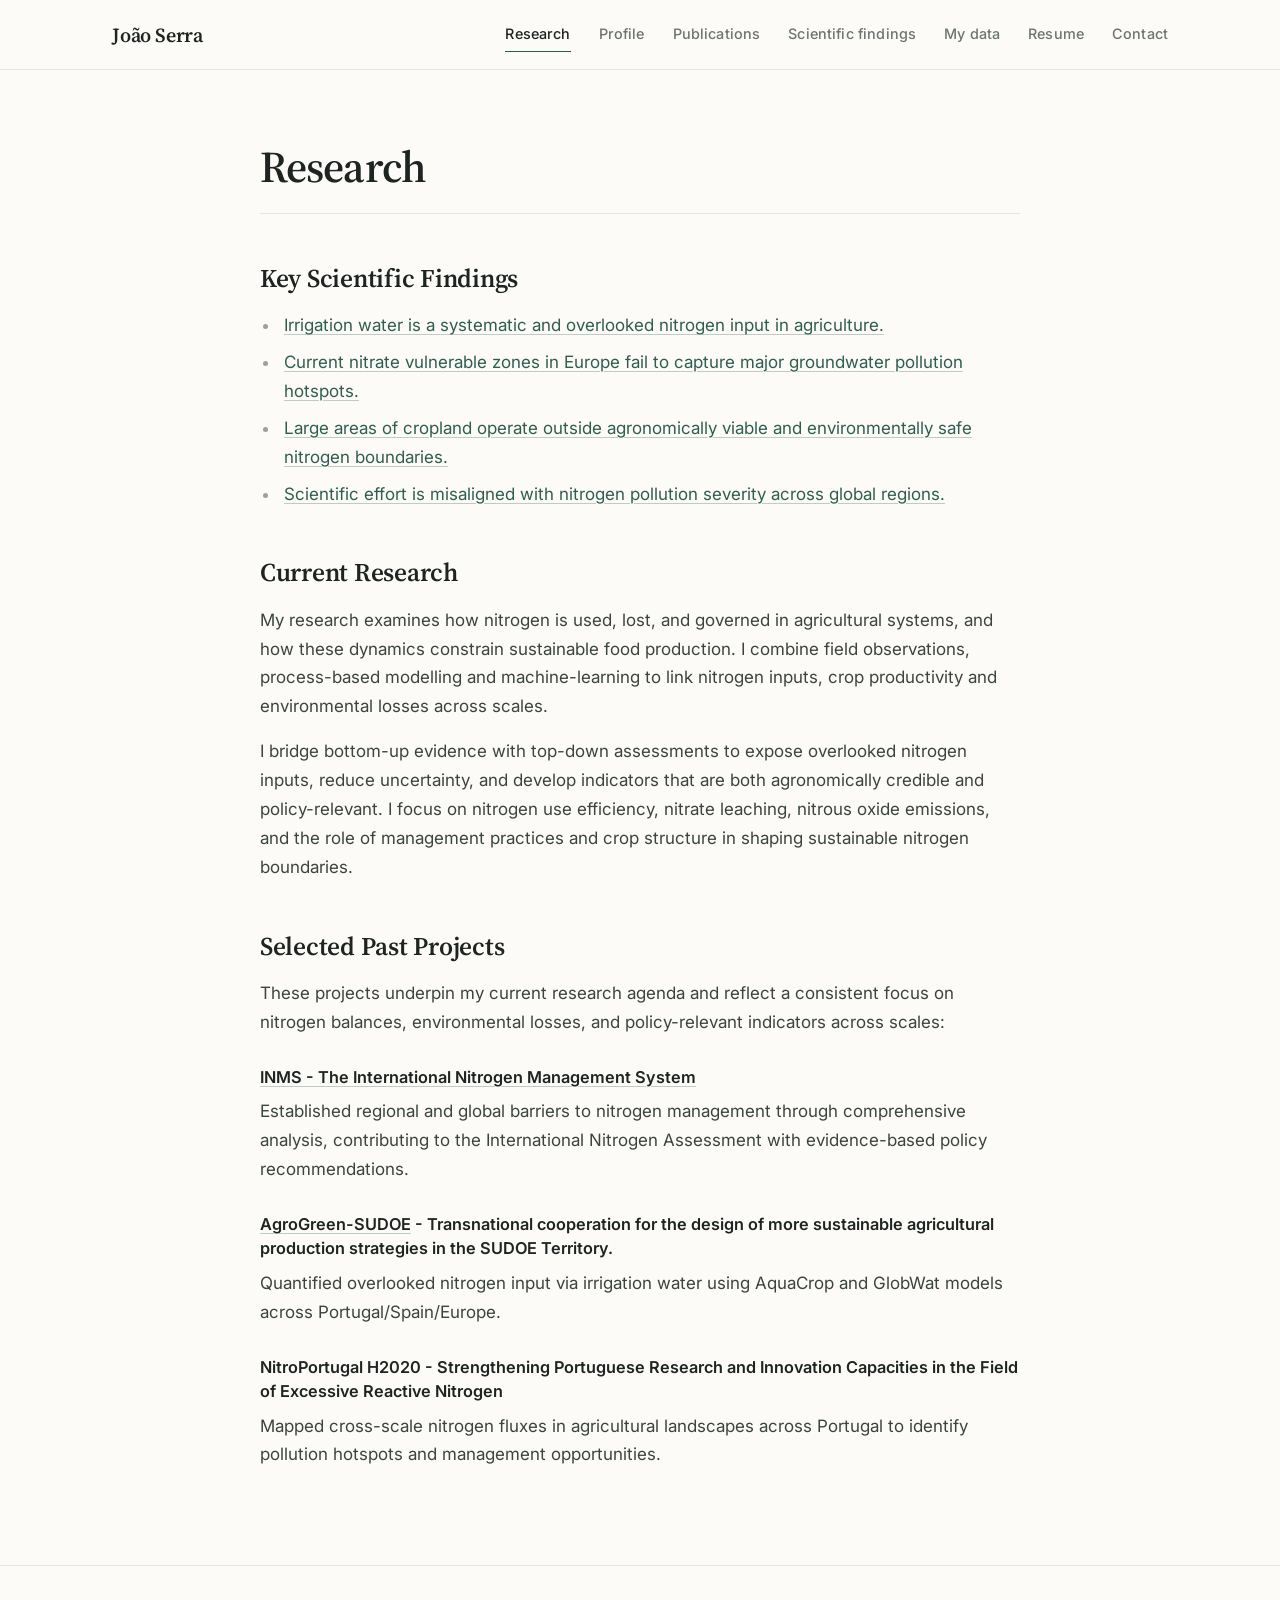
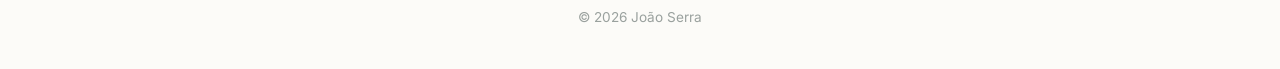
<file: research.html>
<!DOCTYPE html>
<html lang="en">
<head>
    <meta charset="UTF-8">
    <meta name="viewport" content="width=device-width, initial-scale=1.0">
    <meta name="description" content="Research - Your Name">
    <title>Research - Your Name</title>
    <link rel="stylesheet" href="styles.css">
    <link rel="stylesheet" href="https://cdnjs.cloudflare.com/ajax/libs/font-awesome/6.4.0/css/all.min.css">
    <link rel="preconnect" href="https://fonts.googleapis.com">
    <link rel="preconnect" href="https://fonts.gstatic.com" crossorigin>
    <link href="https://fonts.googleapis.com/css2?family=Inter:wght@400;500;600;700&family=Source+Serif+4:opsz,wght@8..60,400;8..60,600&display=swap" rel="stylesheet">
</head>
<body>
    <nav class="navbar">
        <div class="nav-container">
            <a href="index.html" class="nav-brand">João Serra</a>
            <div class="nav-links">
                <a href="research.html" aria-current="page">Research</a>
                <a href="profile.html">Profile</a>
                <!-- <a href="about.html">About me</a> -->
                <a href="publications.html">Publications</a>
                <a href="findings.html">Scientific findings</a>
                <a href="https://figshare.com/authors/Jo_o_Serra/14259032" target="_blank" rel="noopener">My data</a>
                <a href="resume.pdf" target="_blank" rel="noopener">Resume</a>
                <a href="contact.html">Contact</a>
            </div>
        </div>
    </nav>

    <main class="main-content">
        <div class="content-section">
            <h1>Research</h1>
            
            <div class="key-findings">
                <h2>Key Scientific Findings</h2>
                <ul>
                    <li><a href="findings.html#irrigation-nitrogen">Irrigation water is a systematic and overlooked nitrogen input in agriculture.</a></li>
                    <li><a href="findings.html#nitrate-zones">Current nitrate vulnerable zones in Europe fail to capture major groundwater pollution hotspots.</a></li>
                    <li><a href="findings.html#nitrogen-boundaries">Large areas of cropland operate outside agronomically viable and environmentally safe nitrogen boundaries.</a></li>
                    <li><a href="findings.html#science-policy">Scientific effort is misaligned with nitrogen pollution severity across global regions.</a></li>
                </ul>
            </div>
            
            <h2>Current Research</h2>
            <p>My research examines how nitrogen is used, lost, and governed in agricultural systems, and how these dynamics constrain sustainable food production. I combine field observations, process-based modelling and machine-learning to link nitrogen inputs, crop productivity and environmental losses across scales.</p>
            
            <p>I bridge bottom-up evidence with top-down assessments to expose overlooked nitrogen inputs, reduce uncertainty, and develop indicators that are both agronomically credible and policy-relevant. I focus on nitrogen use efficiency, nitrate leaching, nitrous oxide emissions, and the role of management practices and crop structure in shaping sustainable nitrogen boundaries.</p>

            <!-- <h2>Research Interests</h2>
            <ul>
                <li>FarmScape modelling: Sustainable nitrogen management in agricultural landscapes emphasising nitrogen use efficiency and the balance between crop productivity and environmental limits.</li>
                <li>Integration of field observations, process-based biogeochemical models, and machine-learning approaches to upscale evidence and reduce uncertainty.</li>
                <li>Development of agronomically meaningful and policy-relevant nitrogen indicators and sustainability metrics.</li>
                <li>Role of crop composition, management practices, and structural features of farming systems in shaping nitrogen performance.</li>
                <li>Science–policy interface in nitrogen governance, including interactions between scientific capacity, policy instruments, and long-term nitrogen trajectories.</li>
                <li>Scenario analysis and evaluation of management and policy levers under real-world agronomic and environmental constraints.</li>
            </ul>
            -->
            
            <h2>Selected Past Projects</h2>
            <p>These projects underpin my current research agenda and reflect a consistent focus on nitrogen balances, environmental losses, and policy-relevant indicators across scales:</p>
            
            <h3><a href="https://www.inms.international" target="_blank">INMS - The International Nitrogen Management System</a></h3>
            <p>Established regional and global barriers to nitrogen management through comprehensive analysis, contributing to the International Nitrogen Assessment with evidence-based policy recommendations.</p>

            <h3><a href="https://agrogreensudoe.org/en/" target="_blank">AgroGreen-SUDOE</a> - Transnational cooperation for the design of more sustainable agricultural production strategies in the SUDOE Territory.</h3>
            <p>Quantified overlooked nitrogen input via irrigation water using AquaCrop and GlobWat models across Portugal/Spain/Europe.</p>

            <h3>NitroPortugal H2020 - Strengthening Portuguese Research and Innovation Capacities in the Field of Excessive Reactive Nitrogen</h3>
            <p>Mapped cross-scale nitrogen fluxes in agricultural landscapes across Portugal to identify pollution hotspots and management opportunities.</p>
        </div>
    </main>

    <footer class="footer">
        <p>&copy; <span id="year">2026</span> João Serra</p>
    </footer>

    <script>
        document.getElementById('year').textContent = new Date().getFullYear();
    </script>
</body>
</html>
</file>
<file: styles.css>
/* ---------- Design tokens ---------- */
:root {
    --ink: #1d2422;
    --text: #3b4441;
    --muted: #6d7572;
    --faint: #9aa19e;
    --accent: #2f5d50;
    --accent-dark: #224539;
    --accent-soft: #eef3f0;
    --line: #e7e5e0;
    --bg: #fcfbf8;
    --surface: #ffffff;
    --serif: "Source Serif 4", Georgia, "Times New Roman", serif;
    --sans: "Inter", -apple-system, BlinkMacSystemFont, "Segoe UI", Roboto, Helvetica, Arial, sans-serif;
    --radius: 6px;
    --shadow: 0 1px 2px rgba(29, 36, 34, 0.04), 0 8px 24px rgba(29, 36, 34, 0.06);
}

html {
    scroll-behavior: smooth;
    scroll-padding-top: 5rem;
}

* {
    margin: 0;
    padding: 0;
    box-sizing: border-box;
}

body {
    font-family: var(--sans);
    font-size: 17px;
    line-height: 1.7;
    color: var(--text);
    background-color: var(--bg);
    -webkit-font-smoothing: antialiased;
    text-rendering: optimizeLegibility;
}

a {
    color: var(--accent);
    text-decoration: underline;
    text-decoration-color: rgba(47, 93, 80, 0.3);
    text-underline-offset: 3px;
    text-decoration-thickness: 1px;
    transition: color 0.2s ease, text-decoration-color 0.2s ease;
}

a:hover {
    color: var(--accent-dark);
    text-decoration-color: currentColor;
}

::selection {
    background: #d6e4dd;
}

/* ---------- Navigation ---------- */
.navbar {
    position: sticky;
    top: 0;
    z-index: 1000;
    background: rgba(252, 251, 248, 0.85);
    backdrop-filter: saturate(160%) blur(10px);
    -webkit-backdrop-filter: saturate(160%) blur(10px);
    border-bottom: 1px solid var(--line);
}

.nav-container {
    max-width: 1120px;
    margin: 0 auto;
    padding: 1.1rem 2rem;
    display: flex;
    justify-content: space-between;
    align-items: center;
    gap: 2rem;
}

.nav-brand {
    font-family: var(--serif);
    font-size: 1.25rem;
    font-weight: 600;
    color: var(--ink);
    text-decoration: none;
    letter-spacing: -0.01em;
    white-space: nowrap;
}

.nav-brand:hover {
    color: var(--accent);
}

.nav-links {
    display: flex;
    gap: 1.75rem;
    flex-wrap: wrap;
    justify-content: flex-end;
}

.nav-links a {
    position: relative;
    color: var(--muted);
    text-decoration: none;
    font-size: 0.9rem;
    font-weight: 500;
    letter-spacing: 0.01em;
}

.nav-links a:hover,
.nav-links a[aria-current="page"] {
    color: var(--ink);
}

.nav-links a[aria-current="page"]::after {
    content: "";
    position: absolute;
    left: 0;
    right: 0;
    bottom: -0.35rem;
    height: 1px;
    background: var(--accent);
}

/* ---------- Layout ---------- */
.main-content {
    max-width: 1120px;
    margin: 0 auto;
    padding: 4.5rem 2rem 5rem;
    min-height: calc(100vh - 160px);
}

.content-section {
    max-width: 760px;
    margin: 0 auto;
}

.content-section h1 {
    font-family: var(--serif);
    font-size: 2.75rem;
    font-weight: 600;
    line-height: 1.15;
    letter-spacing: -0.02em;
    color: var(--ink);
    margin-bottom: 2.5rem;
    padding-bottom: 1.25rem;
    border-bottom: 1px solid var(--line);
}

.content-section h2 {
    font-family: var(--serif);
    font-size: 1.6rem;
    font-weight: 600;
    line-height: 1.3;
    letter-spacing: -0.01em;
    color: var(--ink);
    margin-top: 3rem;
    margin-bottom: 1rem;
}

.content-section h1 + h2 {
    margin-top: 0;
}

.content-section h3 {
    font-size: 1.02rem;
    font-weight: 600;
    line-height: 1.5;
    color: var(--ink);
    margin-top: 1.75rem;
    margin-bottom: 0.5rem;
}

.content-section h3 a {
    color: var(--ink);
}

.content-section p {
    margin-bottom: 1rem;
}

.content-section a {
    overflow-wrap: anywhere;
}

.content-section ul {
    margin: 0 0 1rem 1.25rem;
}

.content-section li {
    margin-bottom: 0.5rem;
    padding-left: 0.25rem;
}

.content-section li::marker {
    color: var(--faint);
}

.content-section strong {
    color: var(--ink);
    font-weight: 600;
}

.eyebrow {
    font-size: 0.75rem;
    font-weight: 600;
    letter-spacing: 0.14em;
    text-transform: uppercase;
    color: var(--accent);
    margin-bottom: 0.75rem;
}

/* ---------- Home: hero ---------- */
.hero-section {
    display: grid;
    grid-template-columns: minmax(0, 1.25fr) minmax(0, 1fr);
    gap: 4.5rem;
    align-items: center;
    padding: 1.5rem 0 4.5rem;
}

.hero-title {
    font-family: var(--serif);
    font-size: 4rem;
    font-weight: 600;
    line-height: 1.05;
    letter-spacing: -0.025em;
    color: var(--ink);
    margin-bottom: 1.5rem;
}

.flag-icon {
    height: 0.42em;
    width: auto;
    margin-left: 0.35rem;
    vertical-align: 0.16em;
    border-radius: 2px;
    box-shadow: 0 0 0 1px rgba(0, 0, 0, 0.06);
}

.hero-impact p {
    font-family: var(--serif);
    font-size: 1.45rem;
    font-weight: 400;
    line-height: 1.45;
    color: var(--ink);
    margin-bottom: 1.25rem;
}

.hero-summary p {
    font-size: 1.02rem;
    color: var(--muted);
    max-width: 34rem;
    margin-bottom: 2rem;
}

.hero-cta {
    display: flex;
    flex-direction: column;
    align-items: flex-start;
    gap: 0;
    border-top: 1px solid var(--line);
    margin-bottom: 2rem;
    max-width: 30rem;
}

.cta-link {
    display: flex;
    justify-content: space-between;
    align-items: center;
    width: 100%;
    padding: 0.85rem 0;
    border-bottom: 1px solid var(--line);
    color: var(--ink);
    text-decoration: none;
    font-weight: 500;
    font-size: 0.98rem;
}

.cta-link::after {
    content: "\2192";
    color: var(--faint);
    transition: transform 0.2s ease, color 0.2s ease;
}

.cta-link:hover {
    color: var(--accent);
}

.cta-link:hover::after {
    color: var(--accent);
    transform: translateX(4px);
}

.hero-media {
    position: relative;
    max-width: 380px;
    justify-self: end;
    width: 100%;
    padding: 0 0 3rem 3rem;
}

.hero-img {
    display: block;
    width: 100%;
    aspect-ratio: 4 / 5;
    object-fit: cover;
    border-radius: var(--radius);
    box-shadow: var(--shadow);
}

.hero-img-secondary {
    position: absolute;
    left: 0;
    bottom: 0;
    width: 44%;
    aspect-ratio: 1 / 1;
    border: 5px solid var(--bg);
    box-shadow: var(--shadow);
}

.social-links {
    display: flex;
    gap: 1.4rem;
    flex-wrap: wrap;
}

.social-links a {
    color: var(--faint);
    font-size: 1.2rem;
    text-decoration: none;
}

.social-links a:hover {
    color: var(--accent);
}

/* ---------- Home: collaborations ---------- */
.home-section {
    max-width: none;
    border-top: 1px solid var(--line);
    padding-top: 4rem;
}

.home-section h2 {
    margin-top: 0;
    font-size: 2rem;
}

.section-lede {
    color: var(--muted);
    max-width: 40rem;
    margin-bottom: 2rem;
}

#collab-map {
    width: 100%;
    height: 480px;
    border: 1px solid var(--line);
    border-radius: var(--radius);
    background: #f4f3ef;
    margin-bottom: 1rem;
}

.map-meta {
    display: flex;
    justify-content: space-between;
    align-items: center;
    flex-wrap: wrap;
    gap: 1rem;
    font-size: 0.88rem;
    color: var(--muted);
}

.map-legend {
    display: flex;
    align-items: center;
    gap: 0.5rem;
}

.map-legend span.swatch {
    display: inline-block;
    width: 1.4rem;
    height: 0.6rem;
}

.collab-detail {
    display: none;
    font-size: 0.9rem;
    color: var(--muted);
    margin-bottom: 1rem;
}

.collab-detail strong {
    font-family: var(--serif);
    color: var(--ink);
}

#collab-status {
    font-size: 0.85rem;
    color: var(--faint);
    margin-bottom: 0.5rem;
}

.leaflet-container {
    font-family: var(--sans);
}

#collab-map .leaflet-tooltip {
    width: max-content;
    border: 1px solid var(--line);
    border-radius: 4px;
    box-shadow: var(--shadow);
    color: var(--text);
    font-size: 0.82rem;
    line-height: 1.45;
    padding: 0.5rem 0.7rem;
    max-width: 280px;
    white-space: normal;
}

#collab-map .leaflet-tooltip strong {
    font-family: var(--serif);
    font-size: 0.95rem;
    color: var(--ink);
}

/* ---------- Publications ---------- */
.publication-item {
    padding: 1.25rem 0;
    border-bottom: 1px solid var(--line);
}

.publication-item:last-child {
    border-bottom: none;
}

.publication-title {
    font-weight: 600;
    color: var(--ink);
    line-height: 1.5;
    margin-bottom: 0.35rem;
}

.publication-authors {
    font-size: 0.92rem;
    color: var(--muted);
    margin-bottom: 0.35rem;
}

.publication-venue {
    font-size: 0.92rem;
    color: var(--muted);
}

.scholar-note {
    margin-top: 2rem;
}

.publication-item.featured {
    padding: 1.25rem 1.5rem;
    margin-bottom: 1rem;
    border: 1px solid var(--line);
    border-left: 3px solid var(--accent);
    border-radius: var(--radius);
    background: var(--surface);
}

.publication-item.featured .publication-title {
    font-family: var(--serif);
    font-size: 1.12rem;
}

.publication-item .fa-star,
.publication-item .fa-highlighter {
    color: var(--accent);
    font-size: 0.8em;
    margin-right: 0.4rem;
    vertical-align: 0.08em;
}

sup {
    font-size: 0.7em;
    vertical-align: super;
    margin-left: 1px;
}

sup a {
    text-decoration: none;
}

/* ---------- Findings ---------- */
.content-section.findings-page {
    max-width: 1040px;
}

.findings-intro {
    max-width: 720px;
    margin-bottom: 3rem;
}

.findings-intro h1 {
    margin-bottom: 1rem;
}

.finding-framing {
    font-family: var(--serif);
    font-size: 1.3rem;
    line-height: 1.5;
    color: var(--muted);
    margin: 0;
}

.findings-index {
    list-style: none;
    display: grid;
    grid-template-columns: repeat(4, 1fr);
    border-top: 1px solid var(--ink);
    border-bottom: 1px solid var(--line);
    margin: 0 0 5rem;
    padding: 0;
}

.findings-index li {
    margin: 0;
}

.findings-index li + li a {
    border-left: 1px solid var(--line);
}

.findings-index a {
    display: flex;
    flex-direction: column;
    gap: 0.4rem;
    height: 100%;
    padding: 1.1rem 1.25rem 1.25rem;
    color: var(--text);
    text-decoration: none;
    transition: background-color 0.2s ease, color 0.2s ease;
}

.findings-index a:hover {
    background: var(--accent-soft);
    color: var(--ink);
}

.index-num {
    font-family: var(--serif);
    font-size: 0.95rem;
    color: var(--accent);
}

.index-title {
    font-size: 0.92rem;
    font-weight: 500;
    line-height: 1.45;
}

.finding {
    display: grid;
    grid-template-columns: minmax(0, 5fr) minmax(0, 6fr);
    gap: 3.5rem;
    align-items: start;
    padding: 4rem 0;
    border-top: 1px solid var(--line);
}

.finding:nth-of-type(even) .finding-text {
    order: 2;
}

.finding-meta {
    display: flex;
    align-items: baseline;
    gap: 0.75rem;
    font-size: 0.78rem;
    font-weight: 600;
    letter-spacing: 0.08em;
    text-transform: uppercase;
    color: var(--muted);
    margin-bottom: 1rem;
}

.finding-num {
    font-family: var(--serif);
    font-size: 2.4rem;
    font-weight: 400;
    letter-spacing: 0;
    line-height: 1;
    color: var(--accent);
}

.content-section .finding h2 {
    font-size: 1.65rem;
    line-height: 1.3;
    margin: 0 0 1.25rem;
    padding: 0;
    border: 0;
}

.finding-text > p {
    font-size: 1rem;
}

.finding-implication {
    font-family: var(--serif);
    font-size: 1.12rem;
    line-height: 1.55;
    color: var(--ink);
    margin: 1.75rem 0;
    padding-left: 1.25rem;
    border-left: 2px solid var(--accent);
}

.finding-evidence {
    display: grid;
    grid-template-columns: auto 1fr;
    gap: 0.25rem 1rem;
    font-size: 0.88rem;
    margin: 0 0 1.25rem;
}

.finding-evidence dt {
    font-weight: 600;
    color: var(--ink);
}

.finding-evidence dd {
    margin: 0;
    color: var(--muted);
}

.finding-refs {
    list-style: none;
    display: flex;
    flex-wrap: wrap;
    gap: 0.4rem 1.25rem;
    margin: 0;
    padding: 0;
    font-size: 0.88rem;
}

.finding-refs li {
    margin: 0;
}

.finding-refs a {
    font-weight: 500;
    text-decoration: none;
    border-bottom: 1px solid currentColor;
}

.finding-refs a::after {
    content: " ↗";
    font-size: 0.8em;
}

.finding-figure {
    margin: 0;
}

.figure-zoom {
    display: block;
    width: 100%;
    padding: 0;
    border: 1px solid var(--line);
    border-radius: var(--radius);
    background: var(--surface);
    overflow: hidden;
    cursor: zoom-in;
    box-shadow: var(--shadow);
}

.figure-zoom img {
    display: block;
    width: 100%;
    height: auto;
    transition: transform 0.4s ease;
}

.figure-zoom:hover img {
    transform: scale(1.02);
}

.figure-zoom:focus-visible {
    outline: 2px solid var(--accent);
    outline-offset: 3px;
}

.finding-figure figcaption {
    font-size: 0.85rem;
    line-height: 1.55;
    color: var(--muted);
    margin-top: 0.9rem;
}

.finding-spaces {
    grid-column: 1 / -1;
    display: grid;
    grid-template-columns: repeat(4, 1fr);
    gap: 1.5rem;
    margin: 0;
    padding-top: 2rem;
    border-top: 1px dashed var(--line);
}

.finding-spaces dt {
    font-family: var(--serif);
    font-size: 1.05rem;
    font-weight: 600;
    color: var(--ink);
    margin-bottom: 0.35rem;
}

.finding-spaces dd {
    margin: 0;
    font-size: 0.88rem;
    line-height: 1.55;
    color: var(--muted);
}

.findings-summary {
    font-family: var(--serif);
    font-size: 1.55rem;
    line-height: 1.5;
    color: var(--ink);
    text-align: center;
    max-width: 760px;
    margin: 0 auto;
    padding: 4.5rem 0;
    border-top: 1px solid var(--line);
    border-bottom: 1px solid var(--line);
}

.findings-methods {
    padding: 4rem 0 1rem;
}

.content-section .findings-methods h2 {
    margin-top: 0;
}

.methods-grid {
    display: grid;
    grid-template-columns: repeat(2, 1fr);
    gap: 2.5rem;
}

.methods-grid h3 {
    font-family: var(--serif);
    font-size: 1.2rem;
    font-weight: 600;
    color: var(--ink);
    margin: 0 0 0.5rem;
}

.methods-grid p {
    font-size: 0.95rem;
    margin: 0;
}

.limitations-section {
    margin: 2.5rem 0 0;
    padding: 1rem 0;
    border-top: 1px solid var(--line);
    border-bottom: 1px solid var(--line);
}

.limitations-section summary {
    cursor: pointer;
    font-weight: 600;
    color: var(--ink);
}

.limitations-section[open] summary {
    margin-bottom: 0.75rem;
}

.limitations-section p {
    margin-bottom: 0;
    color: var(--muted);
    font-size: 0.95rem;
}

.lightbox {
    display: none;
    position: fixed;
    z-index: 2000;
    inset: 0;
    background: rgba(20, 24, 23, 0.92);
    justify-content: center;
    align-items: center;
    padding: 1rem;
    cursor: zoom-out;
}

.lightbox.open {
    display: flex;
}

.lightbox img {
    max-width: 95%;
    max-height: 95%;
    object-fit: contain;
    border-radius: 4px;
}

@media (max-width: 900px) {
    .findings-index {
        grid-template-columns: repeat(2, 1fr);
    }

    .findings-index li:nth-child(3) a {
        border-left: 0;
    }

    .findings-index li:nth-child(n + 3) a {
        border-top: 1px solid var(--line);
    }

    .finding {
        grid-template-columns: 1fr;
        gap: 2rem;
        padding: 3rem 0;
    }

    .finding:nth-of-type(even) .finding-text {
        order: 0;
    }

    .finding-spaces {
        grid-template-columns: repeat(2, 1fr);
    }
}

@media (max-width: 560px) {
    .findings-index {
        grid-template-columns: 1fr;
    }

    .findings-index li + li a {
        border-left: 0;
        border-top: 1px solid var(--line);
    }

    .finding-spaces {
        grid-template-columns: 1fr;
    }

    .methods-grid {
        grid-template-columns: 1fr;
        gap: 1.75rem;
    }

    .findings-summary {
        font-size: 1.3rem;
        text-align: left;
        padding: 3rem 0;
    }

    .content-section .finding h2 {
        font-size: 1.4rem;
    }
}

/* ---------- Contact ---------- */
.contact-info a {
    font-weight: 500;
}

/* ---------- Footer ---------- */
.footer {
    border-top: 1px solid var(--line);
    padding: 2.5rem 2rem;
    text-align: center;
    color: var(--faint);
    font-size: 0.85rem;
}

/* ---------- Responsive ---------- */
@media (max-width: 900px) {
    .hero-section {
        grid-template-columns: 1fr;
        gap: 3rem;
    }

    .hero-media {
        justify-self: start;
        max-width: 320px;
    }
}

@media (max-width: 768px) {
    body {
        font-size: 16px;
    }

    html {
        scroll-padding-top: 1rem;
    }

    .navbar {
        position: static;
    }

    .collab-detail {
        display: block;
    }

    .nav-container {
        flex-direction: column;
        align-items: flex-start;
        gap: 0.6rem;
        padding: 0.9rem 1.25rem;
    }

    .nav-links {
        justify-content: flex-start;
        gap: 0.4rem 1.1rem;
    }

    .main-content {
        padding: 2.5rem 1.25rem 3.5rem;
    }

    .hero-title {
        font-size: 2.8rem;
    }

    .hero-impact p {
        font-size: 1.25rem;
    }

    .content-section h1 {
        font-size: 2.2rem;
    }

    #collab-map {
        height: 360px;
    }
}
</file>
